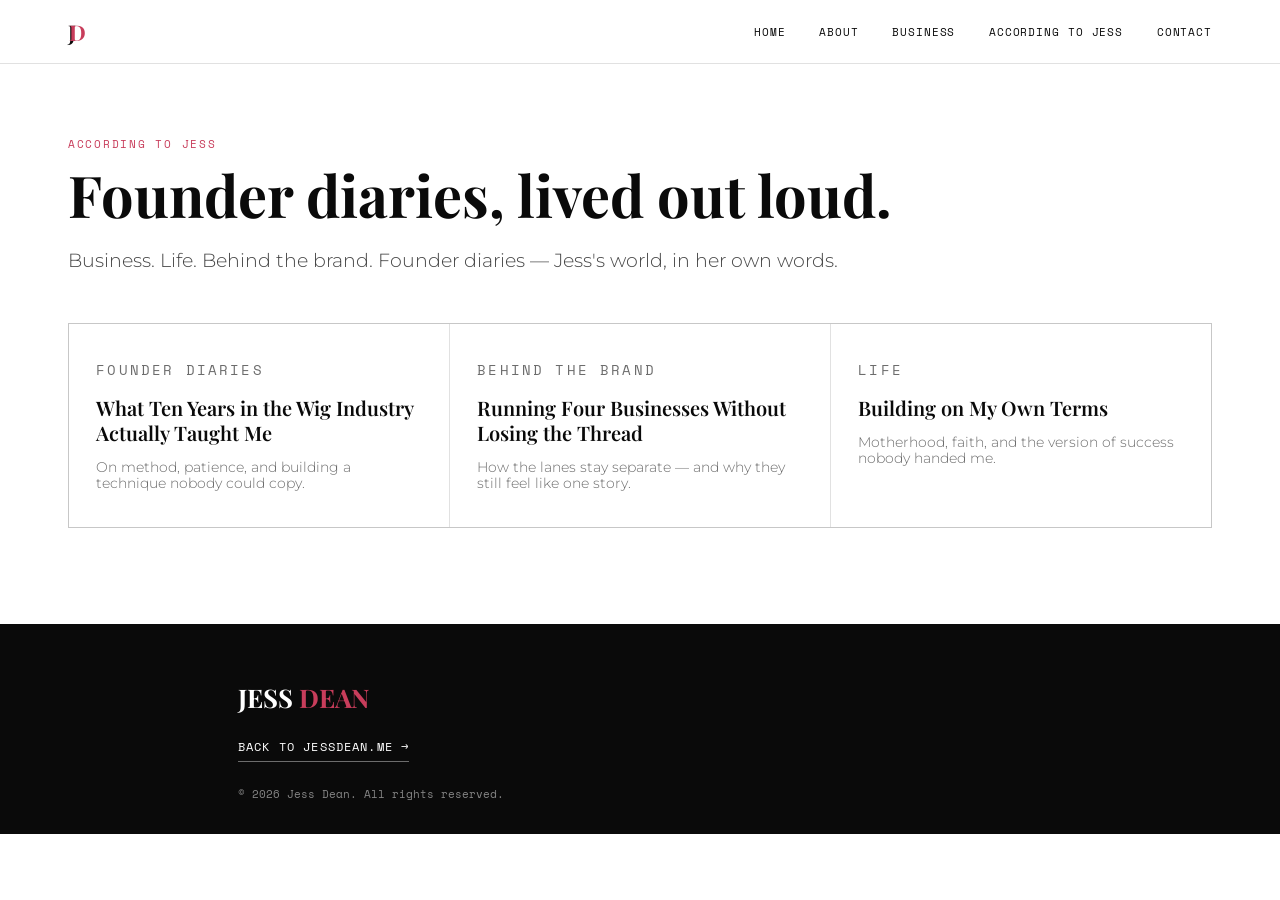
<file: blog/index.html>
<!DOCTYPE html>
<html lang="en">
<head>
<meta charset="UTF-8">
<meta name="viewport" content="width=device-width, initial-scale=1.0">
<title>According to Jess — Jess Dean</title>
<link rel="preconnect" href="https://fonts.googleapis.com">
<link rel="preconnect" href="https://fonts.gstatic.com" crossorigin>
<link href="https://fonts.googleapis.com/css2?family=Playfair+Display:ital,wght@0,500;0,600;0,700;0,800;1,500;1,600&family=Montserrat:wght@300;400;500;600;700&family=Space+Mono:wght@400;700&display=swap" rel="stylesheet">
<link rel="stylesheet" href="style.css">
<style>
  .archive-container{ max-width:1240px; }
  @media(min-width:768px){ .archive-container{padding:0 3rem;} }
</style>
</head>
<body>
<nav id="nav">
  <div class="nav-inner">
    <a href="../index.html#hero" class="jd-monogram"><span class="j">J</span><span class="d">D</span></a>
    <div class="nav-links">
      <a href="../index.html#hero">Home</a>
      <a href="../index.html#meet">About</a>
      <a href="../index.html#businesses">Business</a>
      <a href="index.html">According to Jess</a>
      <a href="../index.html#contact-form">Contact</a>
    </div>
  </div>
</nav>

<section id="article-hero">
  <div class="container archive-container">
    <p class="eyebrow">According to Jess</p>
    <h1 class="article-title">Founder diaries, lived out loud.</h1>
    <p class="article-dek">Business. Life. Behind the brand. Founder diaries — Jess's world, in her own words.</p>
  </div>
</section>

<section style="padding-bottom:6rem;">
  <div class="container archive-container">
    <div class="archive-grid">
      <a href="wig-industry-lessons.html" class="archive-card">
        <p class="eyebrow">Founder Diaries</p>
        <h4>What Ten Years in the Wig Industry Actually Taught Me</h4>
        <p>On method, patience, and building a technique nobody could copy.</p>
      </a>
      <a href="running-four-businesses.html" class="archive-card">
        <p class="eyebrow">Behind the Brand</p>
        <h4>Running Four Businesses Without Losing the Thread</h4>
        <p>How the lanes stay separate — and why they still feel like one story.</p>
      </a>
      <a href="building-on-my-terms.html" class="archive-card">
        <p class="eyebrow">Life</p>
        <h4>Building on My Own Terms</h4>
        <p>Motherhood, faith, and the version of success nobody handed me.</p>
      </a>
    </div>
  </div>
</section>

<footer>
  <div class="container footer-inner">
    <div class="footer-wordmark">JESS <span class="dean">DEAN</span></div>
    <a href="../index.html#hero" class="btn-line" style="border-color:rgba(255,255,255,0.4); color:#fff;">Back to JessDean.me &#8594;</a>
    <div class="footer-bottom">&copy; 2026 Jess Dean. All rights reserved.</div>
  </div>
</footer>
</body>
</html>
</file>
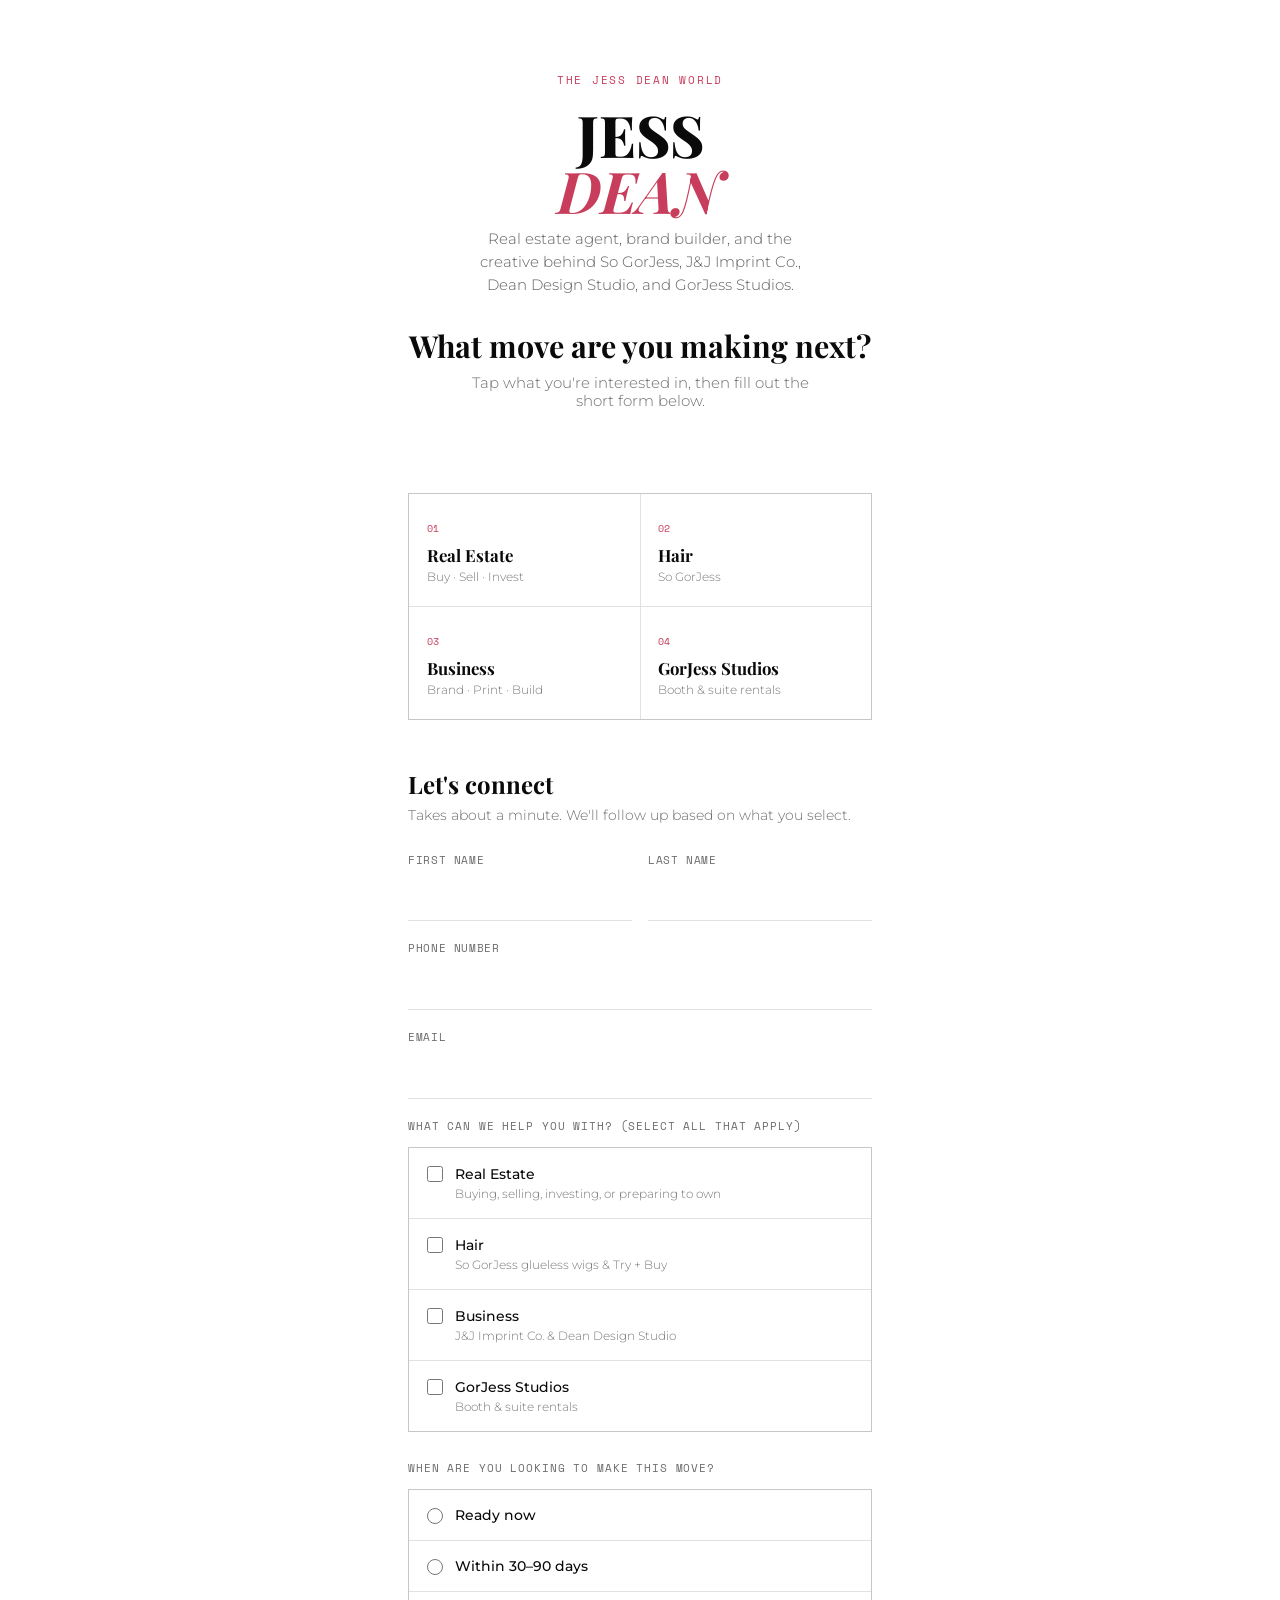
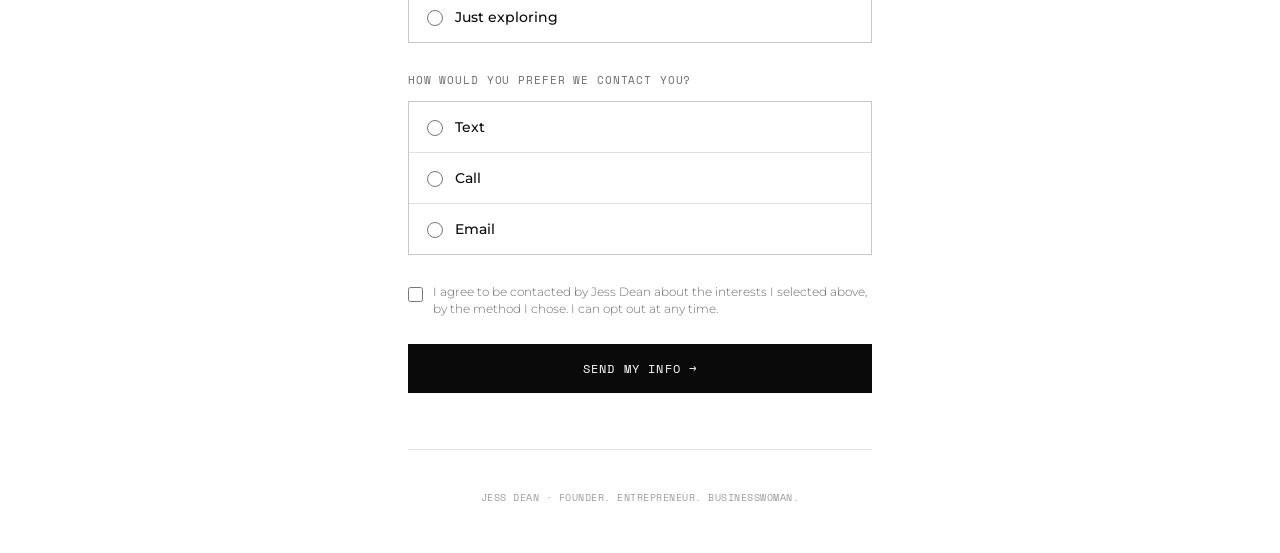
<file: moves.html>
<!DOCTYPE html>
<html lang="en">
<head>
<meta charset="UTF-8">
<meta name="viewport" content="width=device-width, initial-scale=1.0">
<title>Jess Dean — What Move Are You Making Next?</title>
<link rel="preconnect" href="https://fonts.googleapis.com">
<link rel="preconnect" href="https://fonts.gstatic.com" crossorigin>
<link href="https://fonts.googleapis.com/css2?family=Playfair+Display:ital,wght@0,500;0,600;0,700;0,800;0,900;1,500;1,600&family=Montserrat:wght@300;400;500;600;700&family=Space+Mono:wght@400;700&display=swap" rel="stylesheet">
<style>
  :root{
    --black:#0A0A0A;
    --white:#FFFFFF;
    --rose:#C83D5B;
    --rose-deep:#a12e47;
    --soft:#F3F3F3;
    --line:rgba(10,10,10,0.12);
    --display:'Playfair Display', serif;
    --body:'Montserrat', sans-serif;
    --mono:'Space Mono', monospace;
  }

  *{box-sizing:border-box; margin:0; padding:0;}
  html{scroll-behavior:smooth;}
  body{
    font-family:var(--body);
    color:var(--black);
    background:var(--white);
    font-weight:400;
    -webkit-font-smoothing:antialiased;
  }
  a{color:inherit; text-decoration:none;}
  img{max-width:100%; display:block;}

  .wrap{max-width:560px; margin:0 auto; padding:0 1.25rem;}
  @media(min-width:768px){ .wrap{padding:0 3rem;} }

  .eyebrow{
    font-family:var(--mono);
    font-size:0.68rem;
    letter-spacing:0.16em;
    text-transform:uppercase;
    color:var(--rose);
  }

  /* ---------- HERO ---------- */
  .hero{padding:4.5rem 0 3rem; text-align:center;}
  .wordmark{
    font-family:var(--display);
    font-weight:800;
    font-size:clamp(2.4rem, 10vw, 3.6rem);
    line-height:0.98;
    margin:1.1rem 0 0.6rem;
  }
  .wordmark .dean{color:var(--rose); display:block; font-style:italic; font-weight:700;}
  .role-line{
    font-size:0.95rem;
    font-weight:300;
    color:rgba(10,10,10,0.65);
    max-width:34ch;
    margin:0 auto 1.8rem;
    line-height:1.5;
  }
  .hero-question{
    font-family:var(--display);
    font-weight:700;
    font-size:clamp(1.4rem, 5.5vw, 1.9rem);
    margin:0 0 0.5rem;
  }
  .hero-sub{
    font-size:0.92rem;
    font-weight:300;
    color:rgba(10,10,10,0.6);
    max-width:36ch;
    margin:0 auto;
  }

  /* ---------- LANES ---------- */
  .lanes{
    display:grid;
    grid-template-columns:1fr 1fr;
    gap:1px;
    background:var(--line);
    margin:2.2rem 0 0;
    border:1px solid var(--line);
  }
  .lane{
    display:block;
    background:var(--white);
    padding:1.4rem 1.1rem;
    cursor:pointer;
    transition:background .3s ease;
  }
  .lane:hover, .lane:active{background:var(--soft);}
  .lane-num{font-family:var(--mono); font-size:0.65rem; color:var(--rose);}
  .lane-title{
    font-family:var(--display);
    font-weight:700;
    font-size:1.05rem;
    margin:0.5rem 0 0.2rem;
  }
  .lane-desc{font-size:0.78rem; font-weight:300; color:rgba(10,10,10,0.55);}

  /* ---------- FORM ---------- */
  .form-section{padding:3rem 0 1.5rem;}
  .form-heading{
    font-family:var(--display);
    font-weight:700;
    font-size:1.5rem;
    margin:0 0 0.4rem;
  }
  .form-sub{font-size:0.85rem; font-weight:300; color:rgba(10,10,10,0.6); margin:0 0 1.8rem;}

  fieldset{border:none; padding:0; margin:0 0 1.8rem;}
  legend{
    font-family:var(--mono);
    font-size:0.68rem;
    letter-spacing:0.08em;
    text-transform:uppercase;
    color:rgba(10,10,10,0.6);
    margin-bottom:0.8rem;
  }
  .field-row{margin-bottom:1.2rem;}
  .field-row label.field-label{
    display:block;
    font-family:var(--mono);
    font-size:0.66rem;
    letter-spacing:0.06em;
    text-transform:uppercase;
    color:rgba(10,10,10,0.6);
    margin-bottom:0.4rem;
  }
  input[type="text"], input[type="tel"], input[type="email"]{
    width:100%;
    font-family:var(--body);
    font-size:1rem;
    padding:0.85rem 0;
    border:none;
    border-bottom:1px solid var(--line);
    background:transparent;
    color:var(--black);
  }
  input:focus-visible{outline:none; border-color:var(--rose);}

  .two-col{display:grid; grid-template-columns:1fr 1fr; gap:1rem;}

  .choice-grid{display:flex; flex-direction:column; gap:1px; background:var(--line); border:1px solid var(--line);}
  .choice{
    position:relative;
    display:flex;
    align-items:flex-start;
    gap:0.8rem;
    padding:1rem 1.1rem;
    background:var(--white);
    cursor:pointer;
    transition:background 140ms ease;
  }
  .choice input{
    margin-top:2px;
    width:16px; height:16px;
    accent-color:var(--rose);
    flex-shrink:0;
  }
  .choice:has(input:checked){background:var(--soft);}
  .choice-label{font-size:0.9rem; font-weight:500;}
  .choice-desc{font-size:0.75rem; font-weight:300; color:rgba(10,10,10,0.55); margin-top:1px;}

  .consent{
    display:flex; gap:0.6rem; align-items:flex-start;
    font-size:0.72rem; font-weight:300; color:rgba(10,10,10,0.6); line-height:1.5;
    margin-bottom:1.6rem;
  }
  .consent input{margin-top:3px; width:15px; height:15px; accent-color:var(--rose); flex-shrink:0;}

  button.submit-btn{
    width:100%;
    background:var(--black);
    color:var(--white);
    border:none;
    padding:1rem;
    font-family:var(--mono);
    font-size:0.75rem;
    letter-spacing:0.1em;
    text-transform:uppercase;
    cursor:pointer;
    transition:background .3s ease;
  }
  button.submit-btn:hover{background:var(--rose);}
  button.submit-btn:disabled{opacity:0.6; cursor:not-allowed;}

  .error-box{
    display:none;
    background:var(--soft);
    border-left:2px solid var(--rose);
    color:var(--rose-deep);
    font-size:0.78rem;
    padding:0.9rem 1rem;
    margin-bottom:1.2rem;
  }
  .error-box.visible{display:block;}

  /* ---------- CONFIRMATION ---------- */
  .confirm{display:none; padding:3.5rem 0 3rem; text-align:center;}
  .confirm.visible{display:block;}
  .form-section.hidden{display:none;}
  .confirm-eyebrow{margin-bottom:1rem;}
  .confirm h2{
    font-family:var(--display);
    font-weight:700;
    font-size:1.7rem;
    margin:0 0 0.7rem;
  }
  .confirm p{font-size:0.88rem; font-weight:300; color:rgba(10,10,10,0.65); max-width:34ch; margin:0 auto 1.8rem;}
  .next-steps{text-align:left; display:flex; flex-direction:column; gap:1px; background:var(--line); border:1px solid var(--line);}
  .next-step{
    background:var(--white);
    padding:1.1rem 1.1rem;
    display:block;
  }
  .next-step .ns-label{
    font-family:var(--mono);
    font-size:0.65rem;
    letter-spacing:0.06em;
    text-transform:uppercase;
    color:var(--rose);
    margin-bottom:0.3rem;
  }
  .next-step .ns-text{font-size:0.85rem; font-weight:300; color:rgba(10,10,10,0.7);}

  footer{
    text-align:center;
    padding:2.5rem 0 3rem;
    font-family:var(--mono);
    font-size:0.62rem;
    letter-spacing:0.05em;
    color:rgba(10,10,10,0.4);
    border-top:1px solid var(--line);
    margin-top:2rem;
  }
</style>
</head>
<body>

<div class="wrap">

  <!-- ===== HERO ===== -->
  <section class="hero">
    <div class="eyebrow">The Jess Dean World</div>
    <h1 class="wordmark">JESS<span class="dean">DEAN</span></h1>
    <p class="role-line">Real estate agent, brand builder, and the creative behind So GorJess, J&amp;J Imprint Co., Dean Design Studio, and GorJess Studios.</p>
    <h2 class="hero-question">What move are you making next?</h2>
    <p class="hero-sub">Tap what you're interested in, then fill out the short form below.</p>
  </section>

  <!-- ===== LANES ===== -->
  <div class="lanes">
    <a class="lane" href="#lead-form" data-target="interest-realestate">
      <span class="lane-num">01</span>
      <div class="lane-title">Real Estate</div>
      <div class="lane-desc">Buy · Sell · Invest</div>
    </a>
    <a class="lane" href="#lead-form" data-target="interest-hair">
      <span class="lane-num">02</span>
      <div class="lane-title">Hair</div>
      <div class="lane-desc">So GorJess</div>
    </a>
    <a class="lane" href="#lead-form" data-target="interest-business">
      <span class="lane-num">03</span>
      <div class="lane-title">Business</div>
      <div class="lane-desc">Brand · Print · Build</div>
    </a>
    <a class="lane" href="#lead-form" data-target="interest-studio">
      <span class="lane-num">04</span>
      <div class="lane-title">GorJess Studios</div>
      <div class="lane-desc">Booth &amp; suite rentals</div>
    </a>
  </div>

  <!-- ===== FORM ===== -->
  <section class="form-section" id="lead-form">
    <h2 class="form-heading">Let's connect</h2>
    <p class="form-sub">Takes about a minute. We'll follow up based on what you select.</p>

    <div class="error-box" id="error-box">Something didn't go through. Check your connection and try submitting again, your answers are still here.</div>

    <form id="jess-form">
      <input type="hidden" name="entry_point" id="entry-point-field" value="website">
      <input type="hidden" name="source" id="source-field" value="direct">
      <input type="hidden" name="event" id="event-field" value="Evergreen">
      <input type="hidden" name="_subject" value="New Jess Dean lead">

      <div class="two-col">
        <div class="field-row">
          <label class="field-label" for="first-name">First name</label>
          <input type="text" id="first-name" name="First Name" autocomplete="given-name" required>
        </div>
        <div class="field-row">
          <label class="field-label" for="last-name">Last name</label>
          <input type="text" id="last-name" name="Last Name" autocomplete="family-name" required>
        </div>
      </div>

      <div class="field-row">
        <label class="field-label" for="phone">Phone number</label>
        <input type="tel" id="phone" name="Phone Number" autocomplete="tel" inputmode="tel" required>
      </div>

      <div class="field-row">
        <label class="field-label" for="email">Email</label>
        <input type="email" id="email" name="Email" autocomplete="email" required>
      </div>

      <fieldset>
        <legend>What can we help you with? (select all that apply)</legend>
        <div class="choice-grid">
          <label class="choice" id="interest-realestate">
            <input type="checkbox" name="Interests" value="Real Estate">
            <span><span class="choice-label">Real Estate</span><br><span class="choice-desc">Buying, selling, investing, or preparing to own</span></span>
          </label>
          <label class="choice" id="interest-hair">
            <input type="checkbox" name="Interests" value="Hair - So GorJess">
            <span><span class="choice-label">Hair</span><br><span class="choice-desc">So GorJess glueless wigs &amp; Try + Buy</span></span>
          </label>
          <label class="choice" id="interest-business">
            <input type="checkbox" name="Interests" value="Business - Brand/Print/Build">
            <span><span class="choice-label">Business</span><br><span class="choice-desc">J&amp;J Imprint Co. &amp; Dean Design Studio</span></span>
          </label>
          <label class="choice" id="interest-studio">
            <input type="checkbox" name="Interests" value="GorJess Studios">
            <span><span class="choice-label">GorJess Studios</span><br><span class="choice-desc">Booth &amp; suite rentals</span></span>
          </label>
        </div>
      </fieldset>

      <fieldset>
        <legend>When are you looking to make this move?</legend>
        <div class="choice-grid">
          <label class="choice">
            <input type="radio" name="Timeline" value="Ready now" required>
            <span class="choice-label">Ready now</span>
          </label>
          <label class="choice">
            <input type="radio" name="Timeline" value="Within 30-90 days" required>
            <span class="choice-label">Within 30–90 days</span>
          </label>
          <label class="choice">
            <input type="radio" name="Timeline" value="Just exploring" required>
            <span class="choice-label">Just exploring</span>
          </label>
        </div>
      </fieldset>

      <fieldset>
        <legend>How would you prefer we contact you?</legend>
        <div class="choice-grid">
          <label class="choice">
            <input type="radio" name="Preferred Contact" value="Text" required>
            <span class="choice-label">Text</span>
          </label>
          <label class="choice">
            <input type="radio" name="Preferred Contact" value="Call" required>
            <span class="choice-label">Call</span>
          </label>
          <label class="choice">
            <input type="radio" name="Preferred Contact" value="Email" required>
            <span class="choice-label">Email</span>
          </label>
        </div>
      </fieldset>

      <label class="consent">
        <input type="checkbox" required>
        <span>I agree to be contacted by Jess Dean about the interests I selected above, by the method I chose. I can opt out at any time.</span>
      </label>

      <button type="submit" class="submit-btn" id="submit-btn">Send My Info →</button>
    </form>
  </section>

  <!-- ===== CONFIRMATION ===== -->
  <section class="confirm" id="confirm-section">
    <div class="eyebrow confirm-eyebrow">Your Next Move Starts Here</div>
    <h2>Thanks for connecting!</h2>
    <p>We received your information and will follow up based on what you selected.</p>
    <div class="next-steps" id="next-steps"></div>
  </section>

  <footer>JESS DEAN &middot; FOUNDER. ENTREPRENEUR. BUSINESSWOMAN.</footer>

</div>

<script>
  // Tapping a lane scrolls to the form and checks the matching box
  document.querySelectorAll('.lane').forEach(function(lane){
    lane.addEventListener('click', function(){
      var targetId = lane.getAttribute('data-target');
      var target = document.getElementById(targetId);
      if(target){
        var box = target.querySelector('input[type="checkbox"]');
        if(box) box.checked = true;
      }
    });
  });

  var NEXT_STEPS = {
    'Real Estate': {label:'Real Estate', text:'Expect a call or text to talk through your move.', url:'https://jessdeanrealestate.com'},
    'Hair - So GorJess': {label:'Hair', text:'See the full glueless collection and book a Wig Spa visit.', url:'https://sogorjess.com'},
    'Business - Brand/Print/Build': {label:'Business', text:'Start an inquiry with J&J Imprint Co. or Dean Design Studio.', url:'https://jjimprintco.com'},
    'GorJess Studios': {label:'GorJess Studios', text:'Apply for a booth or suite.', url:'https://gorjessstudios.studio'}
  };

  // Evergreen tracking: read ?event= and ?source= from the URL so this one
  // page can be reused for every future event/QR placement, and Formspree
  // still shows which one a lead came from. Falls back to sensible
  // defaults when the page is opened directly (no query string).
  (function(){
    var params = new URLSearchParams(window.location.search);
    var event = params.get('event') || 'Evergreen';
    var source = params.get('source') || 'direct';
    document.getElementById('event-field').value = event;
    document.getElementById('source-field').value = source;
    document.getElementById('entry-point-field').value = source;
  })();

  var form = document.getElementById('jess-form');
  var submitBtn = document.getElementById('submit-btn');
  var errorBox = document.getElementById('error-box');
  var formSection = document.getElementById('lead-form');
  var confirmSection = document.getElementById('confirm-section');
  var nextStepsEl = document.getElementById('next-steps');

  form.addEventListener('submit', function(e){
    e.preventDefault();
    errorBox.classList.remove('visible');
    submitBtn.disabled = true;
    submitBtn.textContent = 'Sending...';

    var selectedInterests = Array.from(form.querySelectorAll('input[name="Interests"]:checked')).map(function(i){return i.value;});
    var formData = new FormData(form);

    fetch('https://formspree.io/f/xkjgnpyz', {
      method: 'POST',
      body: formData,
      headers: { 'Accept': 'application/json' }
    }).then(function(response){
      if(response.ok){
        nextStepsEl.innerHTML = '';
        selectedInterests.forEach(function(key){
          var step = NEXT_STEPS[key];
          if(!step) return;
          var a = document.createElement('a');
          a.className = 'next-step';
          a.href = step.url;
          a.target = '_blank';
          a.rel = 'noopener';
          a.innerHTML = '<div class="ns-label">' + step.label + '</div><div class="ns-text">' + step.text + '</div>';
          nextStepsEl.appendChild(a);
        });
        formSection.classList.add('hidden');
        confirmSection.classList.add('visible');
        window.scrollTo({top: 0, behavior: 'smooth'});
      } else {
        throw new Error('submission failed');
      }
    }).catch(function(){
      errorBox.classList.add('visible');
      submitBtn.disabled = false;
      submitBtn.textContent = 'Send My Info →';
      errorBox.scrollIntoView({behavior:'smooth', block:'center'});
    });
  });
</script>

</body>
</html>
</file>
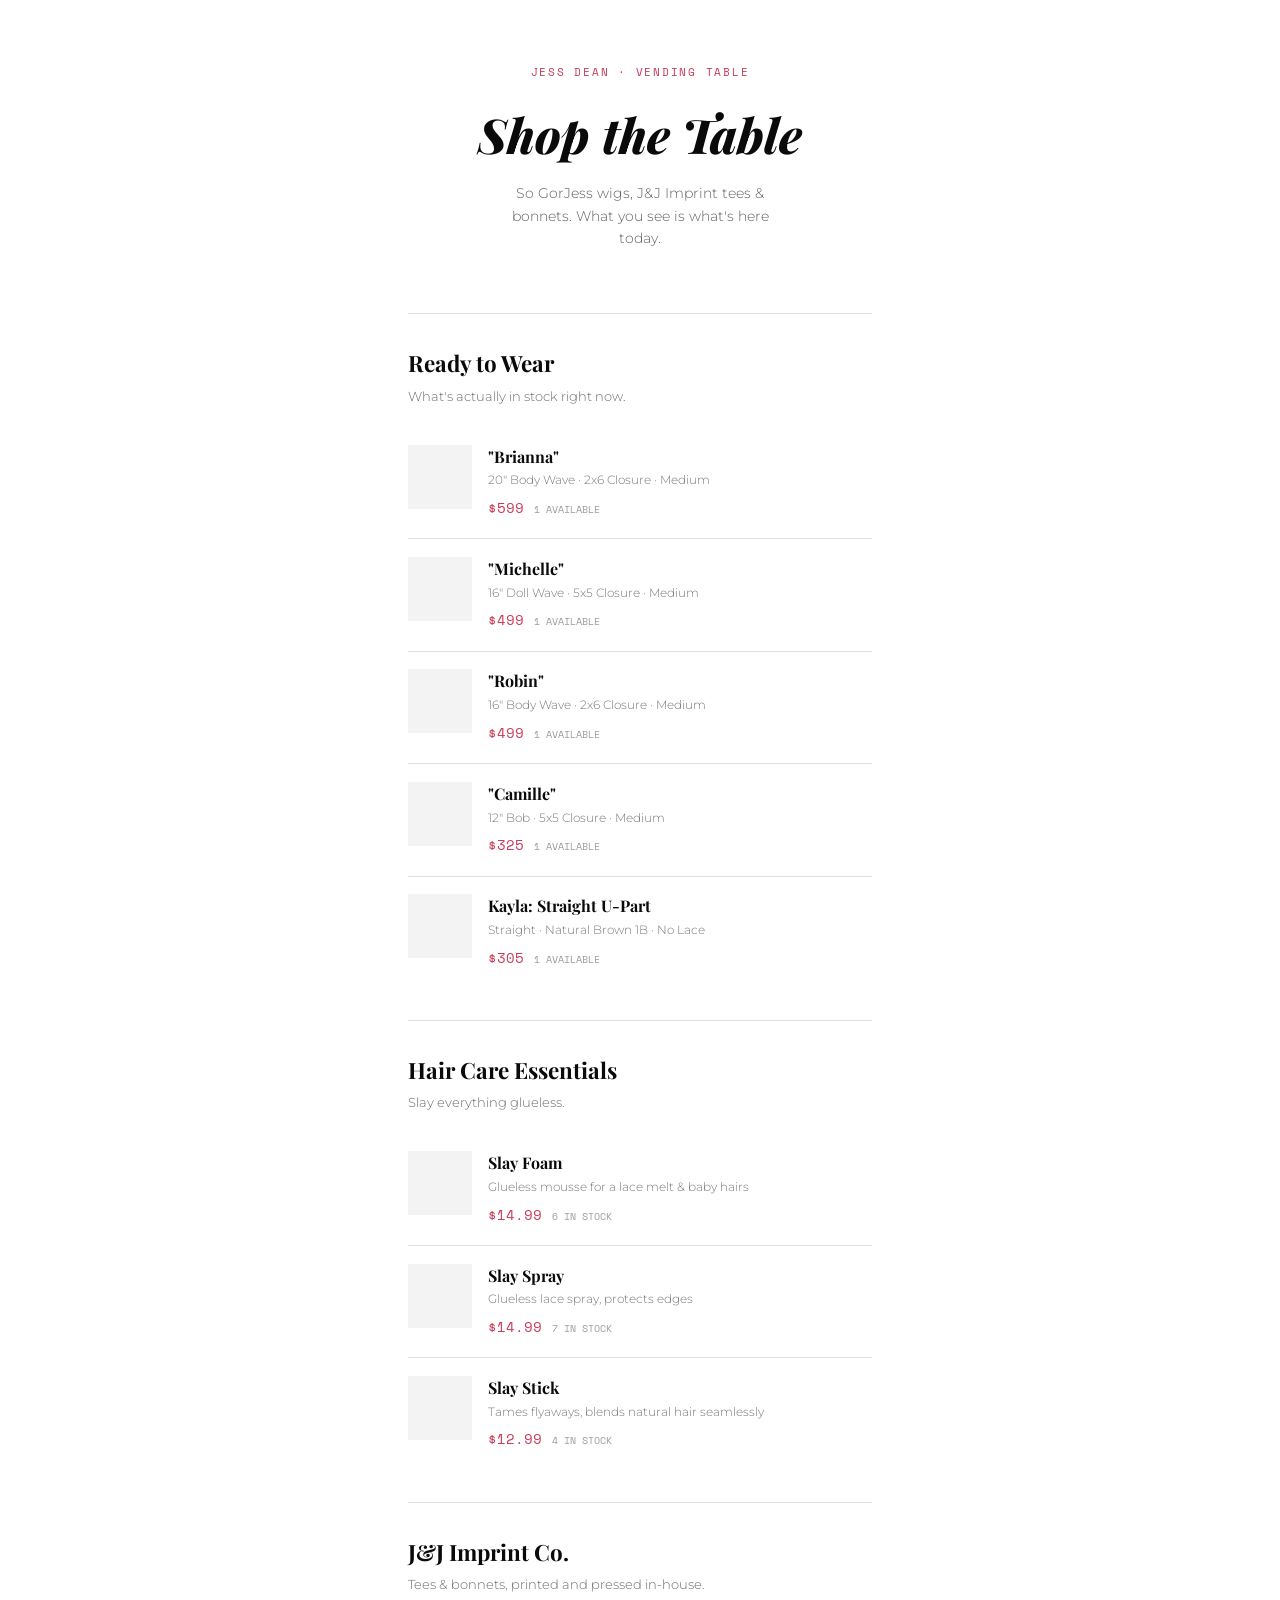
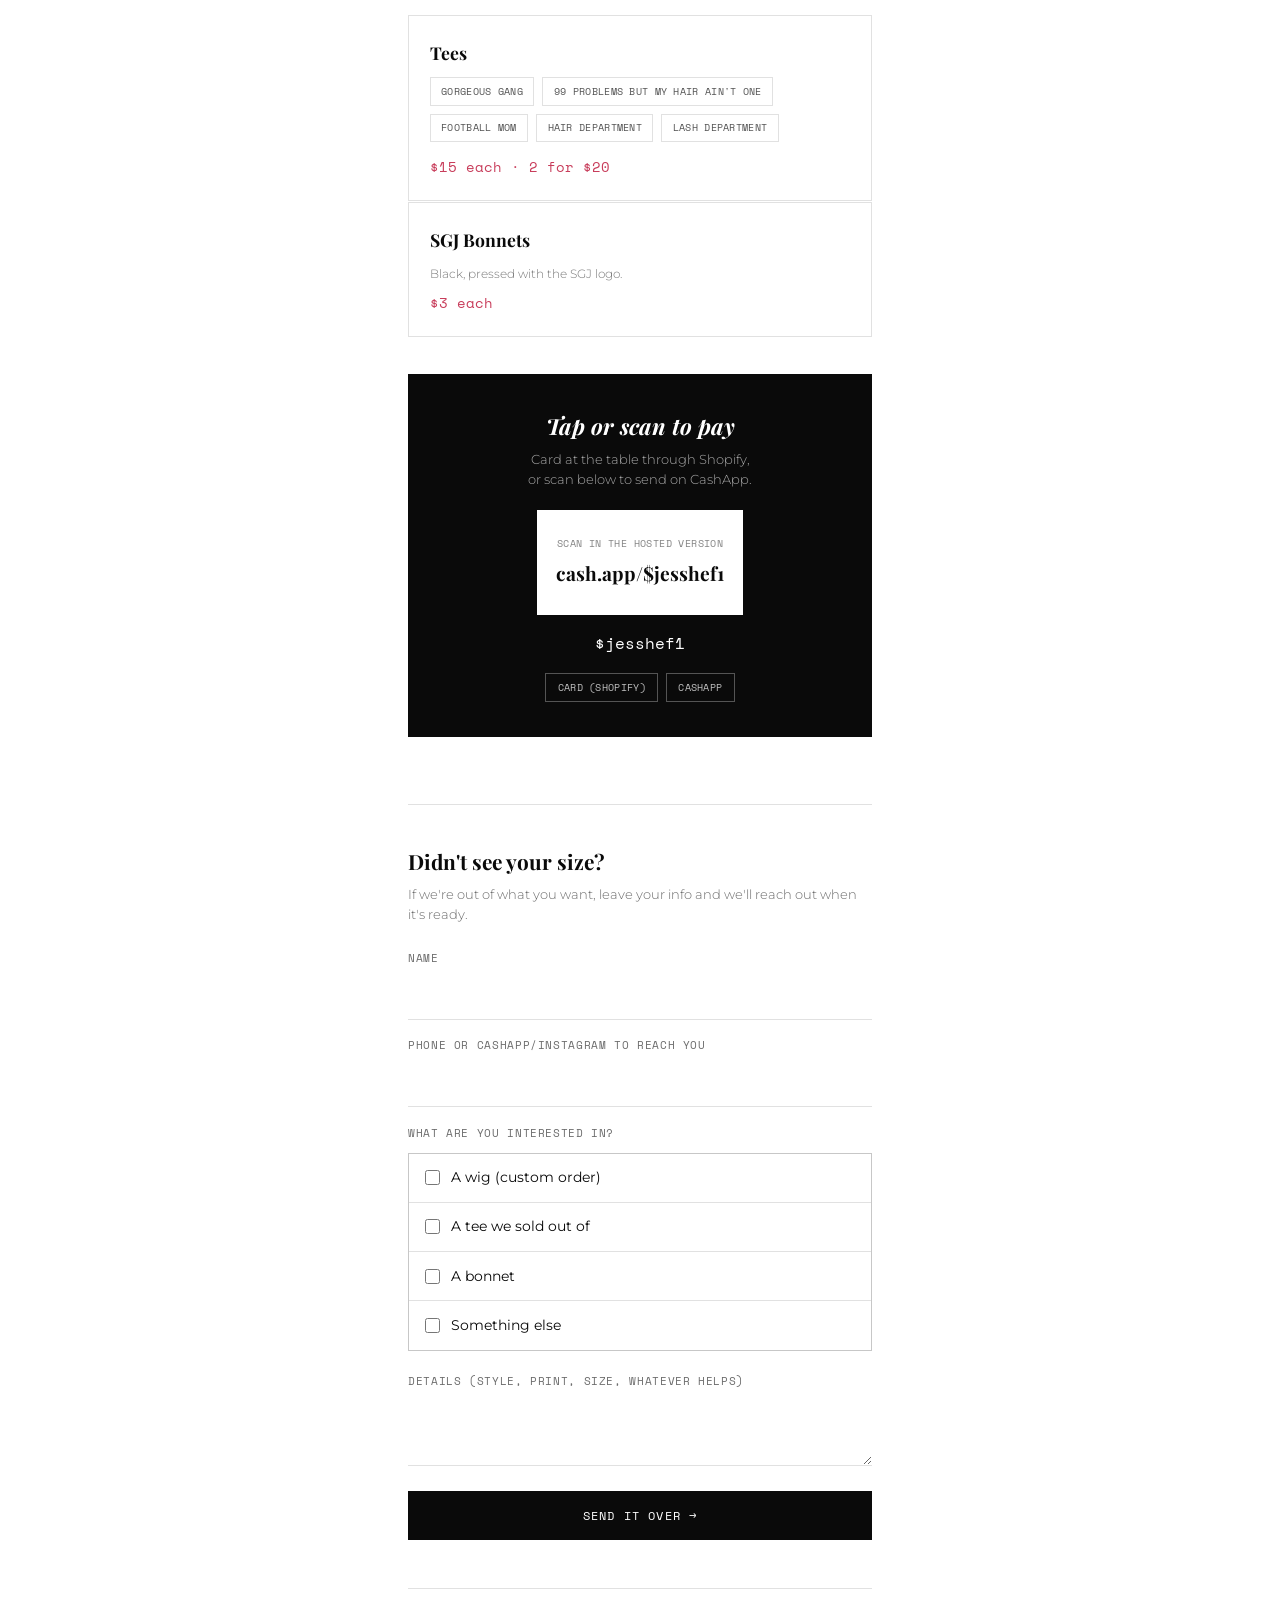
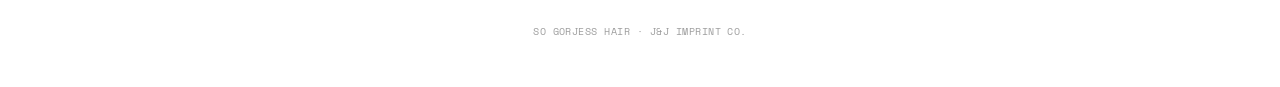
<file: shop.html>
<!DOCTYPE html>
<html lang="en">
<head>
<meta charset="UTF-8">
<meta name="viewport" content="width=device-width, initial-scale=1.0">
<title>Shop the Table — So GorJess &amp; J&amp;J</title>
<link rel="preconnect" href="https://fonts.googleapis.com">
<link rel="preconnect" href="https://fonts.gstatic.com" crossorigin>
<link href="https://fonts.googleapis.com/css2?family=Playfair+Display:ital,wght@0,500;0,600;0,700;0,800;0,900;1,500;1,600&family=Montserrat:wght@300;400;500;600;700&family=Space+Mono:wght@400;700&display=swap" rel="stylesheet">
<style>
  :root{
    --black:#0A0A0A;
    --white:#FFFFFF;
    --rose:#C83D5B;
    --rose-deep:#a12e47;
    --soft:#F3F3F3;
    --line:rgba(10,10,10,0.12);
    --display:'Playfair Display', serif;
    --body:'Montserrat', sans-serif;
    --mono:'Space Mono', monospace;
  }
  *{box-sizing:border-box; margin:0; padding:0;}
  html{scroll-behavior:smooth;}
  body{
    background:var(--white);
    color:var(--black);
    font-family:var(--body);
    font-weight:400;
    line-height:1.55;
    -webkit-font-smoothing:antialiased;
  }
  img{max-width:100%; display:block;}
  .wrap{max-width:560px; margin:0 auto; padding:0 1.25rem;}
  @media(min-width:768px){ .wrap{padding:0 3rem;} }

  .eyebrow{
    font-family:var(--mono); font-size:0.68rem; letter-spacing:0.16em;
    text-transform:uppercase; color:var(--rose);
  }

  /* ---------- HEADER ---------- */
  header{padding:4rem 0 2rem; text-align:center;}
  h1.mark{
    font-family:var(--display);
    font-weight:800;
    font-style:italic;
    font-size:clamp(2.2rem, 9vw, 3rem);
    margin:1rem 0 0.7rem;
  }
  .tagline{font-size:0.9rem; font-weight:300; color:rgba(10,10,10,0.65); max-width:32ch; margin:0 auto;}
  hr.rule{border:none; border-top:1px solid var(--line); margin:2rem 0;}

  /* ---------- SECTION HEADS ---------- */
  .section-head{margin-bottom:1.3rem;}
  .section-head h2{font-family:var(--display); font-weight:700; font-size:1.4rem; margin:0 0 0.3rem;}
  .section-head p{font-size:0.82rem; font-weight:300; color:rgba(10,10,10,0.6); margin:0;}

  /* ---------- WIGS ---------- */
  .wig-card{
    display:flex; gap:1rem; padding:1.1rem 0; border-bottom:1px solid var(--line);
    cursor:pointer; transition:background .2s ease;
  }
  .wig-card:hover{background:var(--soft);}
  .wig-card:last-child{border-bottom:none;}
  .wig-thumb{width:64px; height:64px; flex-shrink:0; background:var(--soft);}
  .wig-info{flex:1;}
  .wig-name{font-family:var(--display); font-weight:700; font-size:1rem; margin-bottom:2px;}
  .wig-desc{font-size:0.75rem; font-weight:300; color:rgba(10,10,10,0.55); margin-bottom:6px;}
  .wig-price{font-family:var(--mono); font-size:0.9rem; color:var(--rose);}
  .wig-stock{font-family:var(--mono); font-size:0.65rem; color:rgba(10,10,10,0.4); margin-left:10px; text-transform:uppercase;}

  /* ---------- MERCH ---------- */
  .merch-block{
    border:1px solid var(--line);
    padding:1.4rem 1.3rem;
    margin-bottom:1px;
  }
  .merch-block h3{font-family:var(--display); font-weight:700; font-size:1.1rem; margin:0 0 0.7rem;}
  .prints{display:flex; flex-wrap:wrap; gap:0.5rem; margin-bottom:0.9rem;}
  .print-pill{
    font-family:var(--mono); font-size:0.62rem; letter-spacing:0.03em; text-transform:uppercase;
    border:1px solid var(--line); color:rgba(10,10,10,0.7); padding:0.35rem 0.65rem;
  }
  .merch-price{font-family:var(--mono); font-size:0.85rem; color:var(--rose);}
  .merch-note{font-size:0.78rem; font-weight:300; color:rgba(10,10,10,0.55); margin-top:2px;}

  /* ---------- PAY ---------- */
  .pay-section{padding:2.2rem 0; text-align:center;}
  .pay-card{background:var(--black); color:var(--white); padding:2.2rem 1.6rem;}
  .pay-card h2{font-family:var(--display); font-weight:700; font-style:italic; font-size:1.4rem; margin:0 0 0.4rem;}
  .pay-card p{font-size:0.8rem; font-weight:300; color:rgba(255,255,255,0.65); max-width:26ch; margin:0 auto 1.3rem;}
  .qr-box{background:var(--white); color:var(--black); display:inline-block; padding:1.6rem 1.2rem; margin-bottom:1rem;}
  .qr-note{font-family:var(--mono); font-size:0.62rem; letter-spacing:0.04em; text-transform:uppercase; color:rgba(10,10,10,0.5); margin-bottom:0.5rem;}
  .qr-link{font-family:var(--display); font-size:1.2rem; font-weight:700;}
  .cashtag{font-family:var(--mono); font-size:1rem; color:var(--white);}
  .pay-methods{display:flex; gap:0.5rem; justify-content:center; margin-top:1.1rem;}
  .pay-pill{
    font-family:var(--mono); font-size:0.62rem; letter-spacing:0.03em; text-transform:uppercase;
    border:1px solid rgba(255,255,255,0.3); color:rgba(255,255,255,0.75); padding:0.35rem 0.7rem;
  }

  /* ---------- RESERVE FORM ---------- */
  .reserve-section{padding:0.5rem 0 1.5rem;}
  .reserve-heading{font-family:var(--display); font-weight:700; font-size:1.3rem; margin:0 0 0.4rem;}
  .reserve-sub{font-size:0.82rem; font-weight:300; color:rgba(10,10,10,0.6); margin:0 0 1.6rem;}

  .field-row{margin-bottom:1.1rem;}
  label.field-label{
    display:block; font-family:var(--mono); font-size:0.66rem; letter-spacing:0.06em;
    text-transform:uppercase; color:rgba(10,10,10,0.6); margin-bottom:0.4rem;
  }
  input[type="text"], input[type="tel"], textarea{
    width:100%; font-family:var(--body); font-size:1rem; padding:0.85rem 0;
    border:none; border-bottom:1px solid var(--line); background:transparent; color:var(--black);
    resize:vertical;
  }
  textarea{min-height:70px;}
  input:focus-visible, textarea:focus-visible{outline:none; border-color:var(--rose);}

  fieldset{border:none; padding:0; margin:0 0 1.4rem;}
  legend{
    font-family:var(--mono); font-size:0.66rem; letter-spacing:0.06em; text-transform:uppercase;
    color:rgba(10,10,10,0.6); margin-bottom:0.7rem;
  }
  .choice-grid{display:flex; flex-direction:column; gap:1px; background:var(--line); border:1px solid var(--line);}
  .choice{display:flex; align-items:center; gap:0.7rem; padding:0.85rem 1rem; background:var(--white);}
  .choice input{width:15px; height:15px; accent-color:var(--rose);}
  .choice-label{font-size:0.85rem;}
  .choice:has(input:checked){background:var(--soft);}

  button.submit-btn{
    width:100%; background:var(--black); color:var(--white); border:none; padding:1rem;
    font-family:var(--mono); font-size:0.75rem; letter-spacing:0.1em; text-transform:uppercase;
    cursor:pointer; transition:background .3s ease;
  }
  button.submit-btn:hover{background:var(--rose);}
  button.submit-btn:disabled{opacity:0.6;}

  .error-box{
    display:none; background:var(--soft); border-left:2px solid var(--rose); color:var(--rose-deep);
    font-size:0.78rem; padding:0.9rem 1rem; margin-bottom:1.1rem;
  }
  .error-box.visible{display:block;}

  .confirm{display:none; text-align:center; padding:3.5rem 0;}
  .confirm.visible{display:block;}
  .reserve-section.hidden{display:none;}
  .confirm h2{font-family:var(--display); font-weight:700; font-size:1.5rem; margin:0 0 0.6rem;}
  .confirm p{font-size:0.85rem; font-weight:300; color:rgba(10,10,10,0.65); max-width:30ch; margin:0 auto;}

  footer{
    text-align:center; padding:2.2rem 0 3rem; font-family:var(--mono); font-size:0.6rem;
    letter-spacing:0.05em; color:rgba(10,10,10,0.4); border-top:1px solid var(--line); margin-top:1.5rem;
  }
</style>
</head>
<body>

<div class="wrap">

  <header>
    <div class="eyebrow">Jess Dean · Vending Table</div>
    <h1 class="mark">Shop the Table</h1>
    <p class="tagline">So GorJess wigs, J&amp;J Imprint tees &amp; bonnets. What you see is what's here today.</p>
  </header>

  <hr class="rule">

  <!-- ===== WIGS ===== -->
  <section>
    <div class="section-head">
      <h2>Ready to Wear</h2>
      <p>What's actually in stock right now.</p>
    </div>

    <a class="wig-card" href="https://sogorjess.com/products/brianna" target="_blank" rel="noopener" style="text-decoration:none; color:inherit;">
      <div class="wig-thumb" aria-hidden="true"></div>
      <div class="wig-info">
        <div class="wig-name">"Brianna"</div>
        <div class="wig-desc">20" Body Wave · 2x6 Closure · Medium</div>
        <span class="wig-price">$599</span><span class="wig-stock">1 available</span>
      </div>
    </a>

    <a class="wig-card" href="https://sogorjess.com/products/michelle-16-doll-wave-med-5x5-closure-rts-copy" target="_blank" rel="noopener" style="text-decoration:none; color:inherit;">
      <div class="wig-thumb" aria-hidden="true"></div>
      <div class="wig-info">
        <div class="wig-name">"Michelle"</div>
        <div class="wig-desc">16" Doll Wave · 5x5 Closure · Medium</div>
        <span class="wig-price">$499</span><span class="wig-stock">1 available</span>
      </div>
    </a>

    <a class="wig-card" href="https://sogorjess.com/products/neea" target="_blank" rel="noopener" style="text-decoration:none; color:inherit;">
      <div class="wig-thumb" aria-hidden="true"></div>
      <div class="wig-info">
        <div class="wig-name">"Robin"</div>
        <div class="wig-desc">16" Body Wave · 2x6 Closure · Medium</div>
        <span class="wig-price">$499</span><span class="wig-stock">1 available</span>
      </div>
    </a>

    <a class="wig-card" href="https://sogorjess.com/products/guy" target="_blank" rel="noopener" style="text-decoration:none; color:inherit;">
      <div class="wig-thumb" aria-hidden="true"></div>
      <div class="wig-info">
        <div class="wig-name">"Camille"</div>
        <div class="wig-desc">12" Bob · 5x5 Closure · Medium</div>
        <span class="wig-price">$325</span><span class="wig-stock">1 available</span>
      </div>
    </a>

    <a class="wig-card" href="https://sogorjess.com/products/straight-upart" target="_blank" rel="noopener" style="text-decoration:none; color:inherit;">
      <div class="wig-thumb" aria-hidden="true"></div>
      <div class="wig-info">
        <div class="wig-name">Kayla: Straight U-Part</div>
        <div class="wig-desc">Straight · Natural Brown 1B · No Lace</div>
        <span class="wig-price">$305</span><span class="wig-stock">1 available</span>
      </div>
    </a>
  </section>

  <hr class="rule">

  <!-- ===== HAIR CARE ===== -->
  <section>
    <div class="section-head">
      <h2>Hair Care Essentials</h2>
      <p>Slay everything glueless.</p>
    </div>

    <a class="wig-card" href="https://sogorjess.com/products/jess-melt" target="_blank" rel="noopener" style="text-decoration:none; color:inherit;">
      <div class="wig-thumb" aria-hidden="true"></div>
      <div class="wig-info">
        <div class="wig-name">Slay Foam</div>
        <div class="wig-desc">Glueless mousse for a lace melt &amp; baby hairs</div>
        <span class="wig-price">$14.99</span><span class="wig-stock">6 in stock</span>
      </div>
    </a>

    <a class="wig-card" href="https://sogorjess.com/products/slay-spray-glueless" target="_blank" rel="noopener" style="text-decoration:none; color:inherit;">
      <div class="wig-thumb" aria-hidden="true"></div>
      <div class="wig-info">
        <div class="wig-name">Slay Spray</div>
        <div class="wig-desc">Glueless lace spray, protects edges</div>
        <span class="wig-price">$14.99</span><span class="wig-stock">7 in stock</span>
      </div>
    </a>

    <a class="wig-card" href="https://sogorjess.com/products/slay-stick" target="_blank" rel="noopener" style="text-decoration:none; color:inherit;">
      <div class="wig-thumb" aria-hidden="true"></div>
      <div class="wig-info">
        <div class="wig-name">Slay Stick</div>
        <div class="wig-desc">Tames flyaways, blends natural hair seamlessly</div>
        <span class="wig-price">$12.99</span><span class="wig-stock">4 in stock</span>
      </div>
    </a>
  </section>

  <hr class="rule">

  <!-- ===== MERCH ===== -->
  <section>
    <div class="section-head">
      <h2>J&amp;J Imprint Co.</h2>
      <p>Tees &amp; bonnets, printed and pressed in-house.</p>
    </div>

    <div class="merch-block">
      <h3>Tees</h3>
      <div class="prints">
        <span class="print-pill">Gorgeous Gang</span>
        <span class="print-pill">99 Problems But My Hair Ain't One</span>
        <span class="print-pill">Football Mom</span>
        <span class="print-pill">Hair Department</span>
        <span class="print-pill">Lash Department</span>
      </div>
      <div class="merch-price">$15 each &middot; 2 for $20</div>
    </div>

    <div class="merch-block">
      <h3>SGJ Bonnets</h3>
      <p class="merch-note">Black, pressed with the SGJ logo.</p>
      <div class="merch-price" style="margin-top:0.6rem;">$3 each</div>
    </div>
  </section>

  <!-- ===== PAY ===== -->
  <section class="pay-section">
    <div class="pay-card">
      <h2>Tap or scan to pay</h2>
      <p>Card at the table through Shopify, or scan below to send on CashApp.</p>
      <div class="qr-box">
        <div class="qr-note">Scan in the hosted version</div>
        <div class="qr-link">cash.app/$jesshef1</div>
      </div>
      <div class="cashtag">$jesshef1</div>
      <div class="pay-methods">
        <span class="pay-pill">Card (Shopify)</span>
        <span class="pay-pill">CashApp</span>
      </div>
    </div>
  </section>

  <hr class="rule">

  <!-- ===== RESERVE / SOLD OUT NOTE-TAKER ===== -->
  <section class="reserve-section" id="reserve-section">
    <h2 class="reserve-heading">Didn't see your size?</h2>
    <p class="reserve-sub">If we're out of what you want, leave your info and we'll reach out when it's ready.</p>

    <div class="error-box" id="error-box">Didn't go through. Check your connection and try again, your info is still here.</div>

    <form id="reserve-form">
      <input type="hidden" name="entry_point" value="shop-table">
      <input type="hidden" name="source" id="source-field" value="direct">
      <input type="hidden" name="event" id="event-field" value="Vending Event">
      <input type="hidden" name="_subject" value="New table order/reserve — Jess table">

      <div class="field-row">
        <label class="field-label" for="r-name">Name</label>
        <input type="text" id="r-name" name="Name" required>
      </div>

      <div class="field-row">
        <label class="field-label" for="r-phone">Phone or CashApp/Instagram to reach you</label>
        <input type="tel" id="r-phone" name="Contact" required>
      </div>

      <fieldset>
        <legend>What are you interested in?</legend>
        <div class="choice-grid">
          <label class="choice"><input type="checkbox" name="Interested In" value="Wig - custom order"><span class="choice-label">A wig (custom order)</span></label>
          <label class="choice"><input type="checkbox" name="Interested In" value="Tee - restock"><span class="choice-label">A tee we sold out of</span></label>
          <label class="choice"><input type="checkbox" name="Interested In" value="Bonnet - restock"><span class="choice-label">A bonnet</span></label>
          <label class="choice"><input type="checkbox" name="Interested In" value="Something else"><span class="choice-label">Something else</span></label>
        </div>
      </fieldset>

      <div class="field-row">
        <label class="field-label" for="r-notes">Details (style, print, size, whatever helps)</label>
        <textarea id="r-notes" name="Notes"></textarea>
      </div>

      <button type="submit" class="submit-btn" id="submit-btn">Send It Over →</button>
    </form>
  </section>

  <section class="confirm" id="confirm-section">
    <h2>Got it.</h2>
    <p>Thanks for stopping by the table — we'll follow up soon.</p>
  </section>

  <footer>SO GORJESS HAIR &middot; J&amp;J IMPRINT CO.</footer>

</div>

<script>
  // Reads ?event= and ?source= from the URL so this one shop page can be
  // reused across every vending event, and Formspree still shows which
  // one a lead came from. Falls back to sensible defaults otherwise.
  (function(){
    var params = new URLSearchParams(window.location.search);
    document.getElementById('event-field').value = params.get('event') || 'Vending Event';
    document.getElementById('source-field').value = params.get('source') || 'direct';
  })();

  var form = document.getElementById('reserve-form');
  var submitBtn = document.getElementById('submit-btn');
  var errorBox = document.getElementById('error-box');
  var reserveSection = document.getElementById('reserve-section');
  var confirmSection = document.getElementById('confirm-section');

  form.addEventListener('submit', function(e){
    e.preventDefault();
    errorBox.classList.remove('visible');
    submitBtn.disabled = true;
    submitBtn.textContent = 'Sending...';

    var formData = new FormData(form);

    fetch('https://formspree.io/f/xkjgnpyz', {
      method: 'POST',
      body: formData,
      headers: { 'Accept': 'application/json' }
    }).then(function(response){
      if(response.ok){
        reserveSection.classList.add('hidden');
        confirmSection.classList.add('visible');
        window.scrollTo({top: confirmSection.offsetTop - 40, behavior: 'smooth'});
      } else {
        throw new Error('submission failed');
      }
    }).catch(function(){
      errorBox.classList.add('visible');
      submitBtn.disabled = false;
      submitBtn.textContent = 'Send It Over →';
      errorBox.scrollIntoView({behavior:'smooth', block:'center'});
    });
  });
</script>

</body>
</html>
</file>
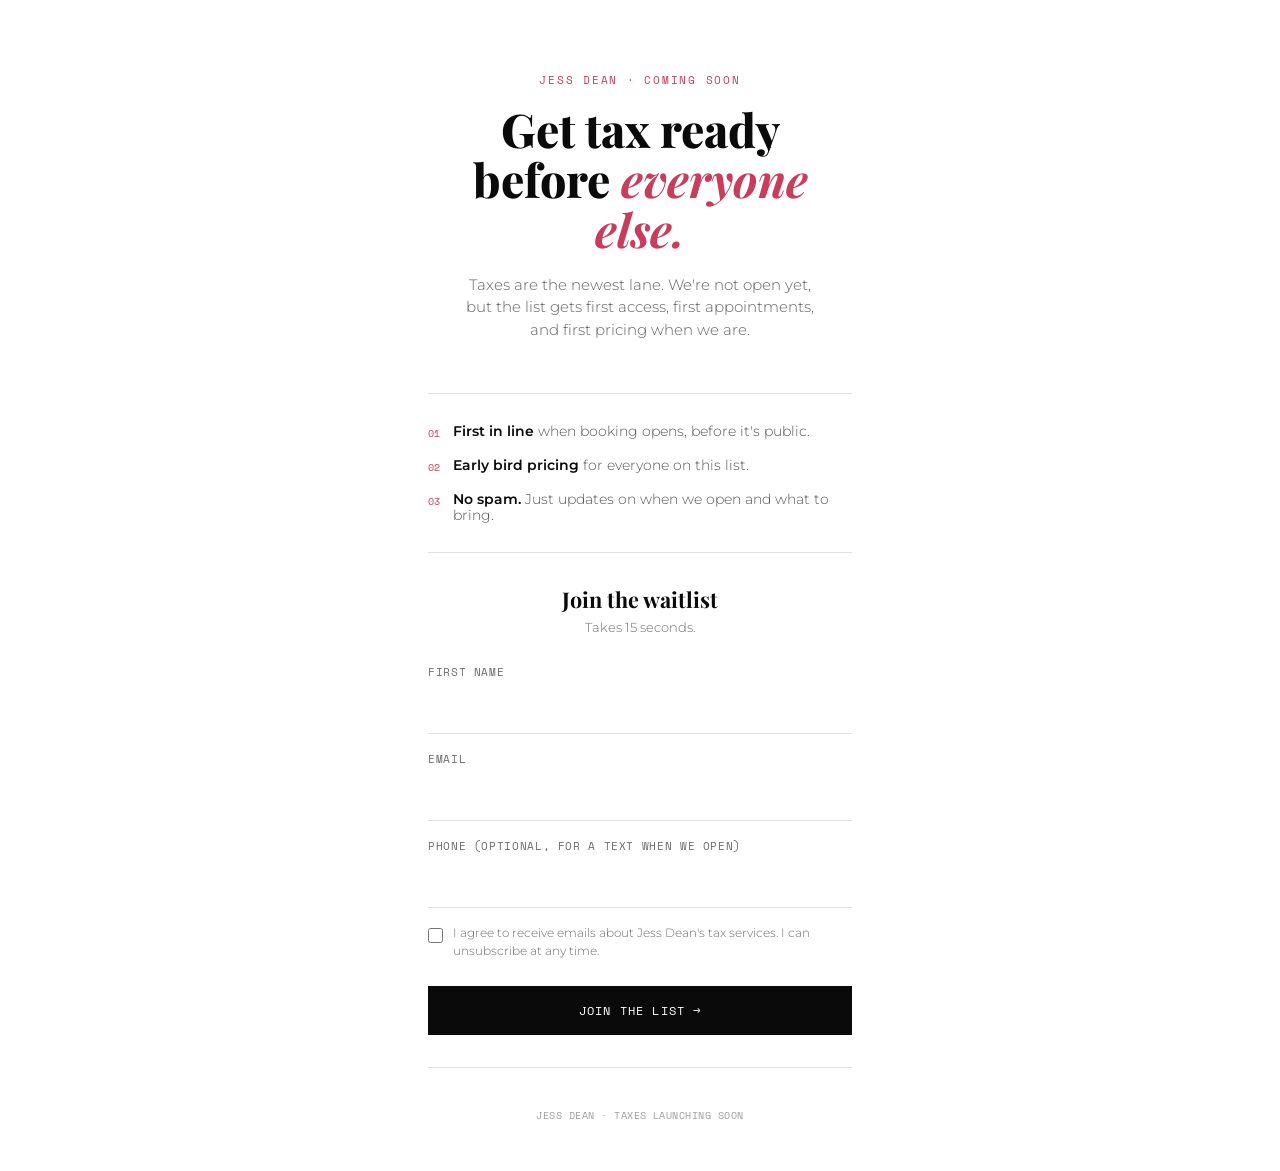
<file: taxes.html>
<!DOCTYPE html>
<html lang="en">
<head>
<meta charset="UTF-8">
<meta name="viewport" content="width=device-width, initial-scale=1.0">
<title>Jess Dean Taxes — Get On The List</title>
<link rel="preconnect" href="https://fonts.googleapis.com">
<link rel="preconnect" href="https://fonts.gstatic.com" crossorigin>
<link href="https://fonts.googleapis.com/css2?family=Playfair+Display:ital,wght@0,500;0,600;0,700;0,800;0,900;1,500;1,600&family=Montserrat:wght@300;400;500;600;700&family=Space+Mono:wght@400;700&display=swap" rel="stylesheet">
<style>
  :root{
    --black:#0A0A0A;
    --white:#FFFFFF;
    --rose:#C83D5B;
    --rose-deep:#a12e47;
    --soft:#F3F3F3;
    --line:rgba(10,10,10,0.12);
    --display:'Playfair Display', serif;
    --body:'Montserrat', sans-serif;
    --mono:'Space Mono', monospace;
  }
  *{box-sizing:border-box; margin:0; padding:0;}
  html{scroll-behavior:smooth;}
  body{font-family:var(--body); color:var(--black); background:var(--white); font-weight:400; -webkit-font-smoothing:antialiased;}
  a{color:inherit; text-decoration:none;}
  .wrap{max-width:520px; margin:0 auto; padding:0 1.25rem;}
  @media(min-width:768px){ .wrap{padding:0 3rem;} }

  .eyebrow{
    font-family:var(--mono); font-size:0.68rem; letter-spacing:0.16em;
    text-transform:uppercase; color:var(--rose);
  }

  header{padding:4.5rem 0 2rem; text-align:center;}
  h1{
    font-family:var(--display); font-weight:800;
    font-size:clamp(2rem, 8vw, 2.9rem); line-height:1.08; margin:1rem 0 1.2rem;
  }
  h1 .accent{color:var(--rose); font-style:italic; font-weight:700;}
  .sub{font-size:0.92rem; font-weight:300; color:rgba(10,10,10,0.65); max-width:36ch; margin:0 auto; line-height:1.55;}

  .why{padding:1.8rem 0; border-top:1px solid var(--line); border-bottom:1px solid var(--line); margin:1.2rem 0 2rem;}
  .why-item{display:flex; gap:0.8rem; margin-bottom:1rem; align-items:flex-start;}
  .why-item:last-child{margin-bottom:0;}
  .why-num{font-family:var(--mono); font-size:0.65rem; color:var(--rose); margin-top:2px;}
  .why-text{font-size:0.85rem; font-weight:300; color:rgba(10,10,10,0.7);}
  .why-text b{font-weight:600; color:var(--black);}

  .form-heading{font-family:var(--display); font-weight:700; font-size:1.35rem; margin:0 0 0.4rem; text-align:center;}
  .form-sub{font-size:0.82rem; font-weight:300; color:rgba(10,10,10,0.6); text-align:center; margin:0 0 1.8rem;}

  .field-row{margin-bottom:1.1rem;}
  label.field-label{
    display:block; font-family:var(--mono); font-size:0.66rem; letter-spacing:0.06em;
    text-transform:uppercase; color:rgba(10,10,10,0.6); margin-bottom:0.4rem;
  }
  input[type="text"], input[type="email"], input[type="tel"]{
    width:100%; font-family:var(--body); font-size:1rem; padding:0.85rem 0;
    border:none; border-bottom:1px solid var(--line); background:transparent; color:var(--black);
  }
  input:focus-visible{outline:none; border-color:var(--rose);}

  .consent{
    display:flex; gap:0.6rem; align-items:flex-start; font-size:0.72rem; font-weight:300;
    color:rgba(10,10,10,0.6); line-height:1.5; margin:1rem 0 1.6rem;
  }
  .consent input{margin-top:3px; width:15px; height:15px; accent-color:var(--rose); flex-shrink:0;}

  button.submit-btn{
    width:100%; background:var(--black); color:var(--white); border:none; padding:1rem;
    font-family:var(--mono); font-size:0.75rem; letter-spacing:0.1em; text-transform:uppercase;
    cursor:pointer; transition:background .3s ease;
  }
  button.submit-btn:hover{background:var(--rose);}
  button.submit-btn:disabled{opacity:0.6; cursor:not-allowed;}

  .error-box{
    display:none; background:var(--soft); border-left:2px solid var(--rose); color:var(--rose-deep);
    font-size:0.78rem; padding:0.9rem 1rem; margin-bottom:1.2rem;
  }
  .error-box.visible{display:block;}

  .confirm{display:none; text-align:center; padding:3.5rem 0;}
  .confirm.visible{display:block;}
  .form-block.hidden{display:none;}
  .confirm h2{font-family:var(--display); font-weight:700; font-size:1.6rem; margin:0 0 0.7rem;}
  .confirm p{font-size:0.85rem; font-weight:300; color:rgba(10,10,10,0.65); max-width:34ch; margin:0 auto;}

  footer{
    text-align:center; padding:2.5rem 0 3rem; font-family:var(--mono); font-size:0.62rem;
    letter-spacing:0.05em; color:rgba(10,10,10,0.4); border-top:1px solid var(--line); margin-top:2rem;
  }
</style>
</head>
<body>

<div class="wrap">

  <header>
    <div class="eyebrow">Jess Dean · Coming Soon</div>
    <h1>Get tax ready<br>before <span class="accent">everyone else.</span></h1>
    <p class="sub">Taxes are the newest lane. We're not open yet, but the list gets first access, first appointments, and first pricing when we are.</p>
  </header>

  <div class="why">
    <div class="why-item">
      <span class="why-num">01</span>
      <div class="why-text"><b>First in line</b> when booking opens, before it's public.</div>
    </div>
    <div class="why-item">
      <span class="why-num">02</span>
      <div class="why-text"><b>Early bird pricing</b> for everyone on this list.</div>
    </div>
    <div class="why-item">
      <span class="why-num">03</span>
      <div class="why-text"><b>No spam.</b> Just updates on when we open and what to bring.</div>
    </div>
  </div>

  <div class="form-block" id="form-block">
    <h2 class="form-heading">Join the waitlist</h2>
    <p class="form-sub">Takes 15 seconds.</p>

    <div class="error-box" id="error-box">Didn't go through — check your connection and try again.</div>

    <form id="waitlist-form">
      <!--
        BREVO SETUP: replace the form action URL and the hidden fields below
        with the ones Brevo gives you when you create a Signup Form.
        Steps: Brevo dashboard -> Contacts -> Forms -> Create a form ->
        Simple form -> add Email + Name fields -> Generate.
        Brevo shows you the exact <form action="..."> URL and hidden
        input names (they vary per account) — copy those in here.
      -->
      <input type="hidden" name="email_address_check" value="">
      <input type="hidden" name="locale" value="en">

      <div class="field-row">
        <label class="field-label" for="w-name">First name</label>
        <input type="text" id="w-name" name="NAME" autocomplete="given-name" required>
      </div>

      <div class="field-row">
        <label class="field-label" for="w-email">Email</label>
        <input type="email" id="w-email" name="EMAIL" autocomplete="email" required>
      </div>

      <div class="field-row">
        <label class="field-label" for="w-phone">Phone (optional, for a text when we open)</label>
        <input type="tel" id="w-phone" name="SMS" autocomplete="tel">
      </div>

      <label class="consent">
        <input type="checkbox" required>
        <span>I agree to receive emails about Jess Dean's tax services. I can unsubscribe at any time.</span>
      </label>

      <button type="submit" class="submit-btn" id="submit-btn">Join The List →</button>
    </form>
  </div>

  <section class="confirm" id="confirm-section">
    <h2>You're on the list.</h2>
    <p>We'll email you the moment tax services open, plus early pricing before anyone else sees it.</p>
  </section>

  <footer>JESS DEAN &middot; TAXES LAUNCHING SOON</footer>

</div>

<script>
  // PLACEHOLDER: swap this for the real Brevo form action URL from your
  // account (Contacts > Forms > your form > "Share" / embed code).
  // It looks like: https://sibforms.com/serve/MUIFxxxxxxxxxxxxxxxxxxxxxxx
  var BREVO_FORM_ACTION = 'PLACEHOLDER_BREVO_FORM_ACTION_URL';

  var form = document.getElementById('waitlist-form');
  var submitBtn = document.getElementById('submit-btn');
  var errorBox = document.getElementById('error-box');
  var formBlock = document.getElementById('form-block');
  var confirmSection = document.getElementById('confirm-section');

  form.addEventListener('submit', function(e){
    e.preventDefault();
    errorBox.classList.remove('visible');

    if(BREVO_FORM_ACTION.indexOf('PLACEHOLDER') === 0){
      errorBox.textContent = "Waitlist isn't connected yet — add your Brevo form URL in the code.";
      errorBox.classList.add('visible');
      return;
    }

    submitBtn.disabled = true;
    submitBtn.textContent = 'Joining...';

    var formData = new FormData(form);

    fetch(BREVO_FORM_ACTION, {
      method: 'POST',
      body: formData,
      mode: 'no-cors' // Brevo's form endpoint doesn't return CORS headers
    }).then(function(){
      formBlock.classList.add('hidden');
      confirmSection.classList.add('visible');
      window.scrollTo({top: 0, behavior: 'smooth'});
    }).catch(function(){
      errorBox.textContent = "Didn't go through — check your connection and try again.";
      errorBox.classList.add('visible');
      submitBtn.disabled = false;
      submitBtn.textContent = 'Join The List →';
    });
  });
</script>

</body>
</html>
</file>
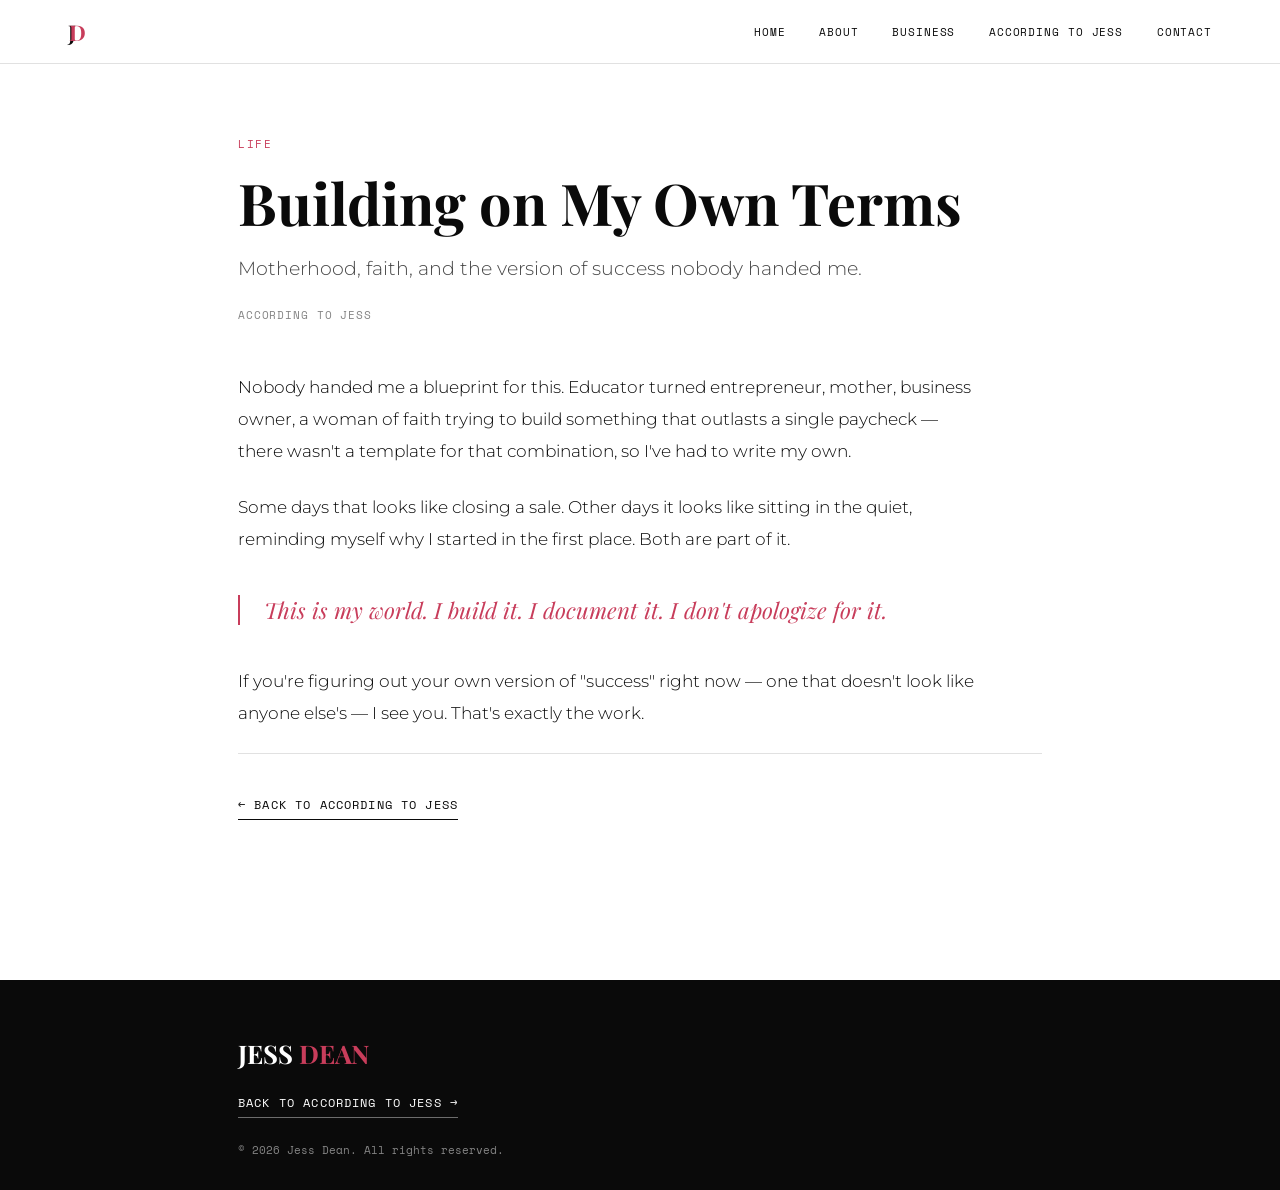
<file: blog/building-on-my-terms.html>
<!DOCTYPE html>
<html lang="en">
<head>
<meta charset="UTF-8">
<meta name="viewport" content="width=device-width, initial-scale=1.0">
<title>Building on My Own Terms — According to Jess</title>
<link rel="preconnect" href="https://fonts.googleapis.com">
<link rel="preconnect" href="https://fonts.gstatic.com" crossorigin>
<link href="https://fonts.googleapis.com/css2?family=Playfair+Display:ital,wght@0,500;0,600;0,700;0,800;1,500;1,600&family=Montserrat:wght@300;400;500;600;700&family=Space+Mono:wght@400;700&display=swap" rel="stylesheet">
<link rel="stylesheet" href="style.css">
</head>
<body>
<nav id="nav">
  <div class="nav-inner">
    <a href="../index.html#hero" class="jd-monogram"><span class="j">J</span><span class="d">D</span></a>
    <div class="nav-links">
      <a href="../index.html#hero">Home</a>
      <a href="../index.html#meet">About</a>
      <a href="../index.html#businesses">Business</a>
      <a href="index.html">According to Jess</a>
      <a href="../index.html#contact-form">Contact</a>
    </div>
  </div>
</nav>
<section id="article-hero">
  <div class="container">
    <p class="eyebrow article-tag">Life</p>
    <h1 class="article-title">Building on My Own Terms</h1>
    <p class="article-dek">Motherhood, faith, and the version of success nobody handed me.</p>
    <p class="article-meta">According to Jess</p>
  </div>
</section>
<section class="article-body">
  <div class="container">
    <p>Nobody handed me a blueprint for this. Educator turned entrepreneur, mother, business owner, a woman of faith trying to build something that outlasts a single paycheck — there wasn't a template for that combination, so I've had to write my own.</p>
    <p>Some days that looks like closing a sale. Other days it looks like sitting in the quiet, reminding myself why I started in the first place. Both are part of it.</p>
    <blockquote>This is my world. I build it. I document it. I don't apologize for it.</blockquote>
    <p>If you're figuring out your own version of "success" right now — one that doesn't look like anyone else's — I see you. That's exactly the work.</p>
    <div class="article-nav">
      <a href="index.html" class="btn-line">&#8592; Back to According to Jess</a>
    </div>
  </div>
</section>
<footer>
  <div class="container footer-inner">
    <div class="footer-wordmark">JESS <span class="dean">DEAN</span></div>
    <a href="index.html" class="btn-line" style="border-color:rgba(255,255,255,0.4); color:#fff;">Back to According to Jess &#8594;</a>
    <div class="footer-bottom">&copy; 2026 Jess Dean. All rights reserved.</div>
  </div>
</footer>
</body>
</html>
</file>
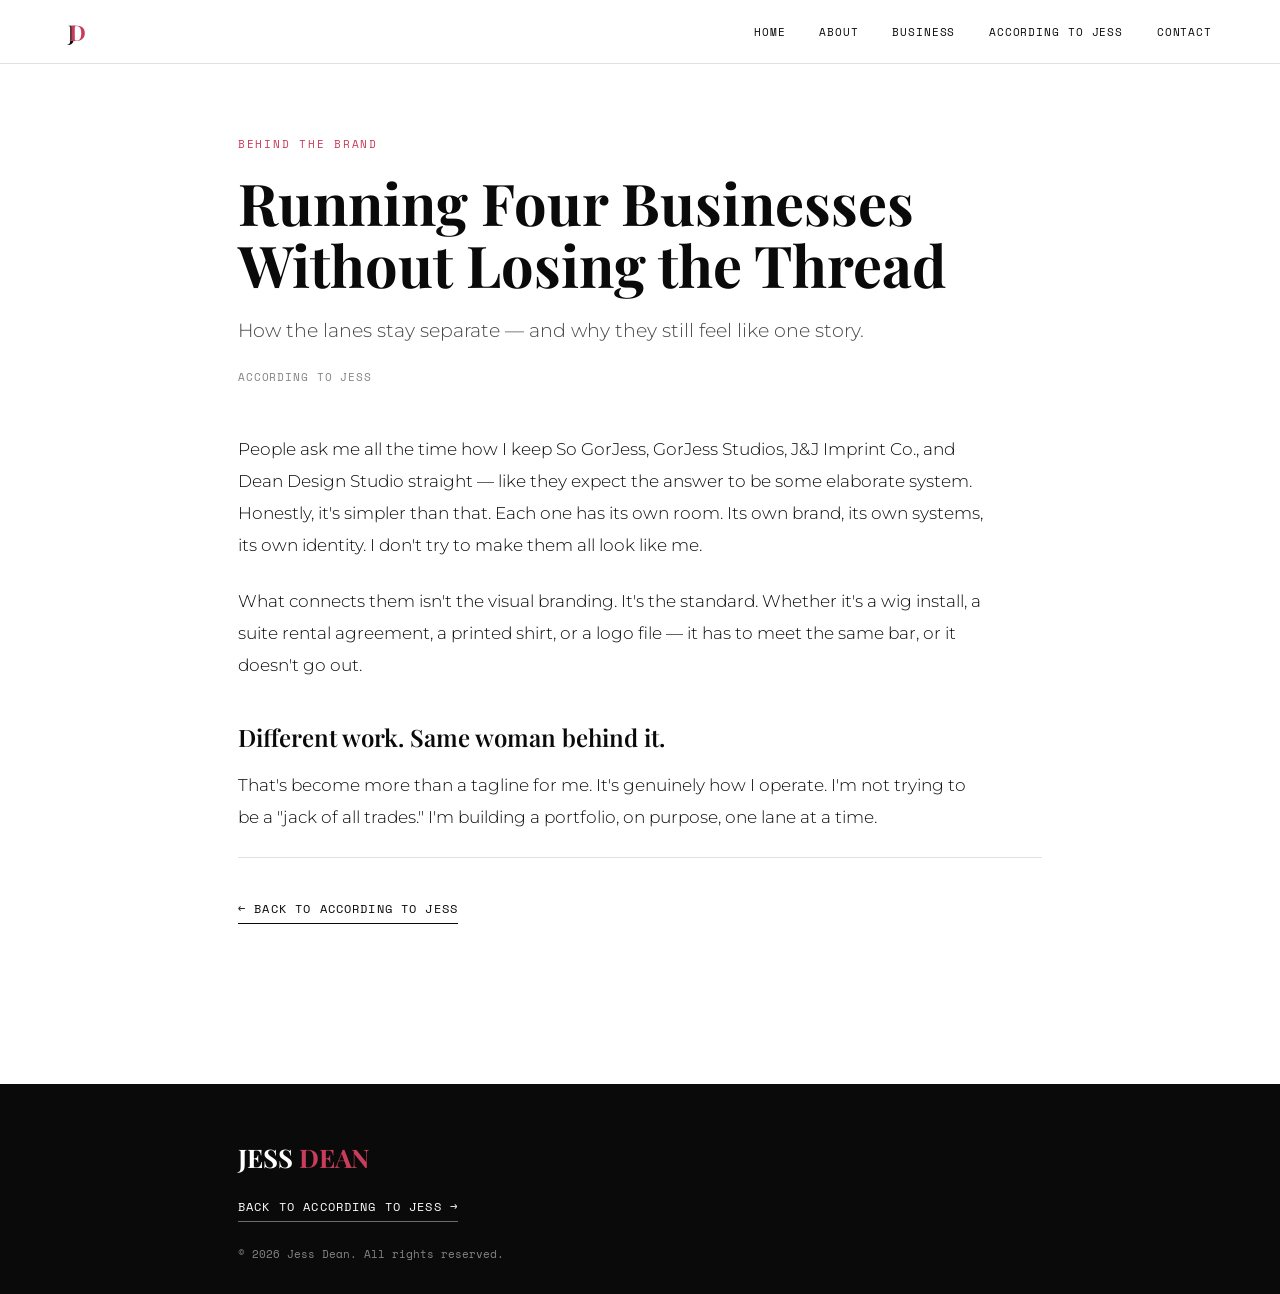
<file: blog/running-four-businesses.html>
<!DOCTYPE html>
<html lang="en">
<head>
<meta charset="UTF-8">
<meta name="viewport" content="width=device-width, initial-scale=1.0">
<title>Running Four Businesses Without Losing the Thread — According to Jess</title>
<link rel="preconnect" href="https://fonts.googleapis.com">
<link rel="preconnect" href="https://fonts.gstatic.com" crossorigin>
<link href="https://fonts.googleapis.com/css2?family=Playfair+Display:ital,wght@0,500;0,600;0,700;0,800;1,500;1,600&family=Montserrat:wght@300;400;500;600;700&family=Space+Mono:wght@400;700&display=swap" rel="stylesheet">
<link rel="stylesheet" href="style.css">
</head>
<body>
<nav id="nav">
  <div class="nav-inner">
    <a href="../index.html#hero" class="jd-monogram"><span class="j">J</span><span class="d">D</span></a>
    <div class="nav-links">
      <a href="../index.html#hero">Home</a>
      <a href="../index.html#meet">About</a>
      <a href="../index.html#businesses">Business</a>
      <a href="index.html">According to Jess</a>
      <a href="../index.html#contact-form">Contact</a>
    </div>
  </div>
</nav>
<section id="article-hero">
  <div class="container">
    <p class="eyebrow article-tag">Behind the Brand</p>
    <h1 class="article-title">Running Four Businesses Without Losing the Thread</h1>
    <p class="article-dek">How the lanes stay separate — and why they still feel like one story.</p>
    <p class="article-meta">According to Jess</p>
  </div>
</section>
<section class="article-body">
  <div class="container">
    <p>People ask me all the time how I keep So GorJess, GorJess Studios, J&amp;J Imprint Co., and Dean Design Studio straight — like they expect the answer to be some elaborate system. Honestly, it's simpler than that. Each one has its own room. Its own brand, its own systems, its own identity. I don't try to make them all look like me.</p>
    <p>What connects them isn't the visual branding. It's the standard. Whether it's a wig install, a suite rental agreement, a printed shirt, or a logo file — it has to meet the same bar, or it doesn't go out.</p>
    <h3>Different work. Same woman behind it.</h3>
    <p>That's become more than a tagline for me. It's genuinely how I operate. I'm not trying to be a "jack of all trades." I'm building a portfolio, on purpose, one lane at a time.</p>
    <div class="article-nav">
      <a href="index.html" class="btn-line">&#8592; Back to According to Jess</a>
    </div>
  </div>
</section>
<footer>
  <div class="container footer-inner">
    <div class="footer-wordmark">JESS <span class="dean">DEAN</span></div>
    <a href="index.html" class="btn-line" style="border-color:rgba(255,255,255,0.4); color:#fff;">Back to According to Jess &#8594;</a>
    <div class="footer-bottom">&copy; 2026 Jess Dean. All rights reserved.</div>
  </div>
</footer>
</body>
</html>
</file>
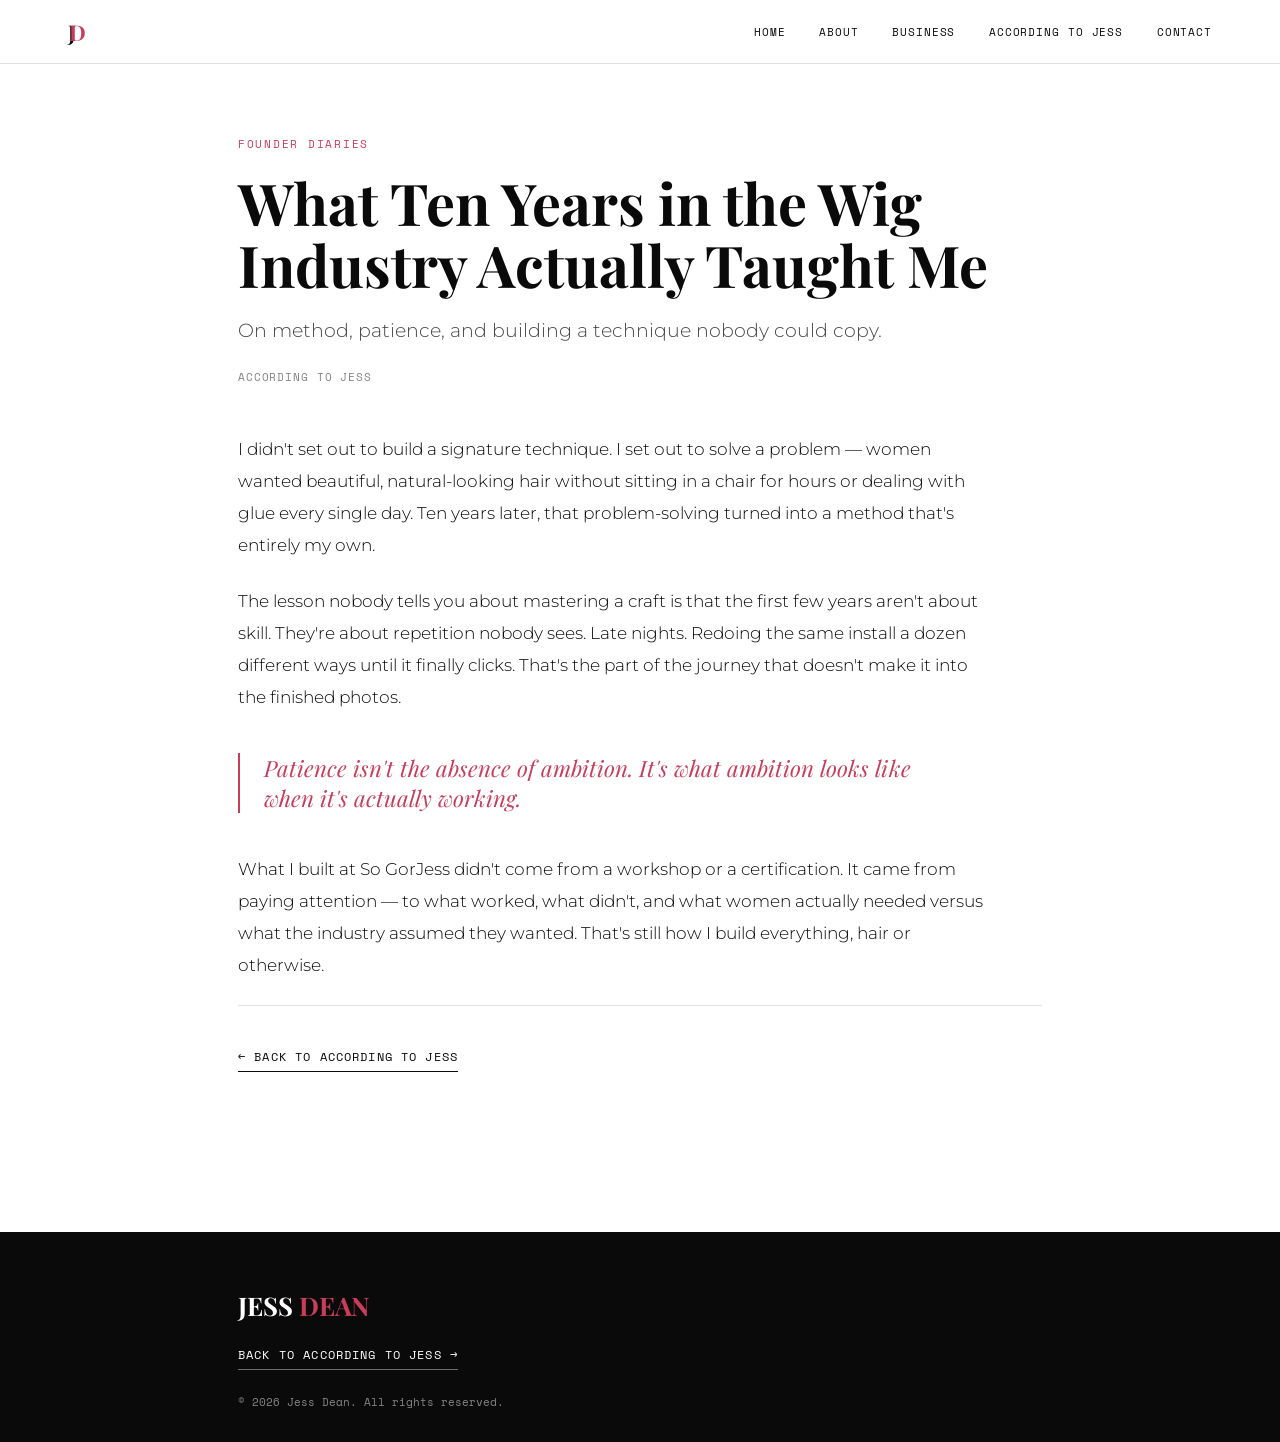
<file: blog/wig-industry-lessons.html>
<!DOCTYPE html>
<html lang="en">
<head>
<meta charset="UTF-8">
<meta name="viewport" content="width=device-width, initial-scale=1.0">
<title>What Ten Years in the Wig Industry Actually Taught Me — According to Jess</title>
<link rel="preconnect" href="https://fonts.googleapis.com">
<link rel="preconnect" href="https://fonts.gstatic.com" crossorigin>
<link href="https://fonts.googleapis.com/css2?family=Playfair+Display:ital,wght@0,500;0,600;0,700;0,800;1,500;1,600&family=Montserrat:wght@300;400;500;600;700&family=Space+Mono:wght@400;700&display=swap" rel="stylesheet">
<link rel="stylesheet" href="style.css">
</head>
<body>
<nav id="nav">
  <div class="nav-inner">
    <a href="../index.html#hero" class="jd-monogram"><span class="j">J</span><span class="d">D</span></a>
    <div class="nav-links">
      <a href="../index.html#hero">Home</a>
      <a href="../index.html#meet">About</a>
      <a href="../index.html#businesses">Business</a>
      <a href="index.html">According to Jess</a>
      <a href="../index.html#contact-form">Contact</a>
    </div>
  </div>
</nav>
<section id="article-hero">
  <div class="container">
    <p class="eyebrow article-tag">Founder Diaries</p>
    <h1 class="article-title">What Ten Years in the Wig Industry Actually Taught Me</h1>
    <p class="article-dek">On method, patience, and building a technique nobody could copy.</p>
    <p class="article-meta">According to Jess</p>
  </div>
</section>
<section class="article-body">
  <div class="container">
    <p>I didn't set out to build a signature technique. I set out to solve a problem — women wanted beautiful, natural-looking hair without sitting in a chair for hours or dealing with glue every single day. Ten years later, that problem-solving turned into a method that's entirely my own.</p>
    <p>The lesson nobody tells you about mastering a craft is that the first few years aren't about skill. They're about repetition nobody sees. Late nights. Redoing the same install a dozen different ways until it finally clicks. That's the part of the journey that doesn't make it into the finished photos.</p>
    <blockquote>Patience isn't the absence of ambition. It's what ambition looks like when it's actually working.</blockquote>
    <p>What I built at So GorJess didn't come from a workshop or a certification. It came from paying attention — to what worked, what didn't, and what women actually needed versus what the industry assumed they wanted. That's still how I build everything, hair or otherwise.</p>
    <div class="article-nav">
      <a href="index.html" class="btn-line">&#8592; Back to According to Jess</a>
    </div>
  </div>
</section>
<footer>
  <div class="container footer-inner">
    <div class="footer-wordmark">JESS <span class="dean">DEAN</span></div>
    <a href="index.html" class="btn-line" style="border-color:rgba(255,255,255,0.4); color:#fff;">Back to According to Jess &#8594;</a>
    <div class="footer-bottom">&copy; 2026 Jess Dean. All rights reserved.</div>
  </div>
</footer>
</body>
</html>
</file>
<file: blog/style.css>
:root{
  --black:#0A0A0A; --white:#FFFFFF; --rose:#C83D5B; --rose-deep:#a12e47; --soft:#F3F3F3;
  --line:rgba(10,10,10,0.12); --line-on-dark:rgba(255,255,255,0.16);
  --display:'Playfair Display', serif; --body:'Montserrat', sans-serif; --mono:'Space Mono', monospace;
}
*{box-sizing:border-box; margin:0; padding:0;}
html{scroll-behavior:smooth; overflow-x:hidden; max-width:100%;}
body{font-family:var(--body); color:var(--black); background:var(--white); -webkit-font-smoothing:antialiased; overflow-x:hidden;}
a{color:inherit; text-decoration:none;}
img{max-width:100%; display:block;}
.container{max-width:900px; margin:0 auto; padding:0 1.25rem;}
@media(min-width:768px){ .container{padding:0 3rem;} }
.eyebrow{font-family:var(--mono); font-size:0.68rem; letter-spacing:0.16em; text-transform:uppercase; color:var(--rose);}
.rule{width:44px; height:2px; background:var(--rose); border:none;}
.btn-line{display:inline-flex; align-items:center; gap:0.6rem; font-family:var(--mono); font-size:0.72rem; letter-spacing:0.1em; text-transform:uppercase; border-bottom:1px solid var(--black); padding-bottom:6px;}
.btn-line:hover{border-color:var(--rose); color:var(--rose-deep);}

/* nav (same as main site) */
#nav{position:fixed; top:0; left:0; right:0; z-index:100; background:rgba(255,255,255,0.94); backdrop-filter:blur(10px); border-bottom:1px solid var(--line);}
.nav-inner{display:flex; align-items:center; justify-content:space-between; padding:1rem 1.25rem; max-width:1240px; margin:0 auto;}
@media(min-width:768px){ .nav-inner{padding:1.1rem 3rem;} }
.jd-monogram{position:relative; display:inline-flex; font-family:var(--display); font-weight:700; font-size:1.35rem;}
.jd-monogram .j{position:relative; z-index:1; color:var(--black);}
.jd-monogram .d{position:relative; z-index:2; color:var(--rose); margin-left:-0.32em;}
.nav-links{display:none; gap:2.1rem; font-family:var(--mono); font-size:0.7rem; letter-spacing:0.08em; text-transform:uppercase;}
@media(min-width:900px){ .nav-links{display:flex;} }
.nav-links a:hover{color:var(--rose);}

/* article */
#article-hero{padding:8.5rem 0 3rem;}
.article-tag{margin-bottom:1.2rem;}
.article-title{font-family:var(--display); font-weight:700; font-size:clamp(2.2rem,6vw,3.6rem); line-height:1.08; margin-top:0.7rem;}
.article-dek{font-family:var(--body); font-weight:300; font-size:clamp(1rem,2.2vw,1.2rem); margin-top:1.2rem; max-width:60ch; line-height:1.6; color:rgba(10,10,10,0.75);}
.article-meta{font-family:var(--mono); font-size:0.68rem; letter-spacing:0.08em; text-transform:uppercase; color:rgba(10,10,10,0.5); margin-top:1.5rem;}
.article-photo{width:100%; aspect-ratio:16/9; background:var(--soft); overflow:hidden; margin:2.5rem 0;}
.article-photo img{width:100%; height:100%; object-fit:cover;}
.article-body{padding-bottom:5rem;}
.article-body p{font-size:1.08rem; line-height:1.85; font-weight:300; margin-bottom:1.5rem; max-width:68ch;}
.article-body h3{font-family:var(--display); font-size:1.5rem; font-weight:600; margin:2.5rem 0 1rem;}
.article-body blockquote{font-family:var(--display); font-style:italic; font-size:1.4rem; color:var(--rose); border-left:2px solid var(--rose); padding-left:1.5rem; margin:2.5rem 0; max-width:56ch;}
.article-nav{border-top:1px solid var(--line); padding:2.5rem 0 5rem;}

/* archive grid (blog index) */
.archive-grid{display:grid; gap:1px; background:var(--line); border:1px solid var(--line); grid-template-columns:1fr;}
@media(min-width:700px){ .archive-grid{grid-template-columns:repeat(3,1fr);} }
.archive-card{background:var(--white); padding:2.25rem 1.7rem; display:flex; flex-direction:column; gap:0.9rem; min-height:190px;}
.archive-card:hover{background:var(--soft);}
.archive-card h4{font-family:var(--display); font-size:1.25rem; font-weight:600; line-height:1.25;}
.archive-card p{font-size:0.85rem; color:rgba(10,10,10,0.6); font-weight:300;}

footer{background:var(--black); color:var(--white); padding:3.5rem 0 2rem; margin-top:0;}
.footer-inner{display:flex; flex-direction:column; gap:1.5rem; align-items:flex-start;}
.footer-wordmark{font-family:var(--display); font-size:1.6rem; font-weight:700;}
.footer-wordmark .dean{color:var(--rose);}
.footer-bottom{font-family:var(--mono); font-size:0.66rem; color:rgba(255,255,255,0.5);}
</file>
